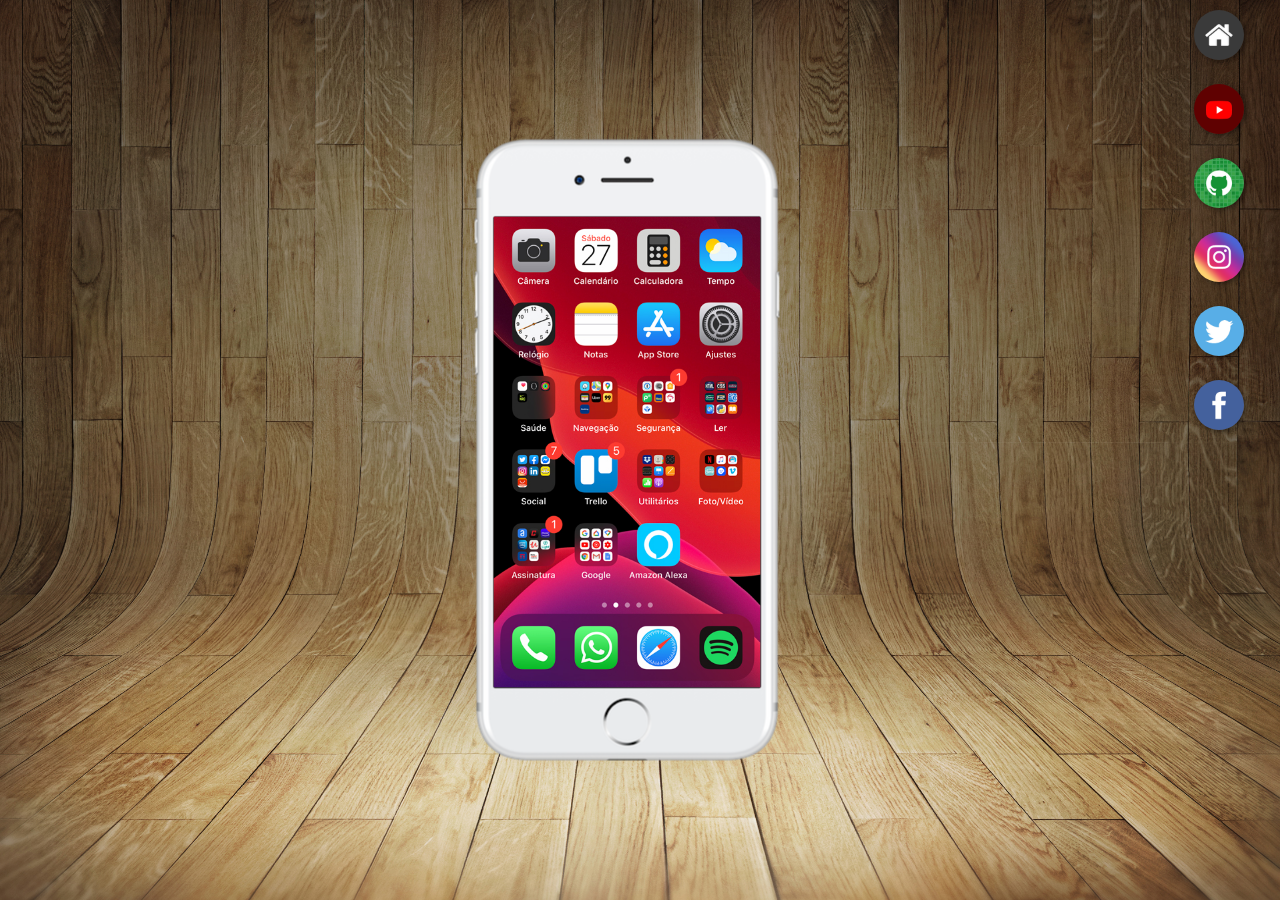
<file: index.html>
<!DOCTYPE html>
<html lang="pt-br">
<head>
    <meta charset="UTF-8">
    <meta name="viewport" content="width=device-width, initial-scale=1.0">
    <title>Projeto de Redes Socias</title>
    <link rel="shortcut icon" href="favicon.ico" type="image/x-icon">
    <link rel="stylesheet" href="estilos/style.css">
</head>
<body>
    <main>
        <section id="telefone">
            <iframe src="home.html" name="tela" id="tela" frameborder="0">
                Seu navegador não é compativel com a imagem.
            </iframe>
        </section>
        <section id="redes-sociais">
            <a href="home.html" target="tela"> <img src="imagens/logo-home.jpg" alt="Home"></a> <br>
            <a href="youtube.html" target="tela"> <img src="imagens/logo-youtube.jpg" alt="YouTube"></a> <br>
            <a href="github.html" target="tela"> <img src="imagens/logo-github.jpg" alt="GitHub"></a> <br>
            <a href="instagram.html" target="tela"> <img src="imagens/logo-instagram.jpg" alt="Instagram"></a> <br>
            <a href="twitter.html" target="tela"> <img src="imagens/logo-twitter.jpg" alt="twitte"></a> <br>
            <a href="facebook.html" target="tela"> <img src="imagens/logo-facebook.jpg" alt="Facebook"></a> <br>
        </section>
    </main>
</body>
</html>
</file>
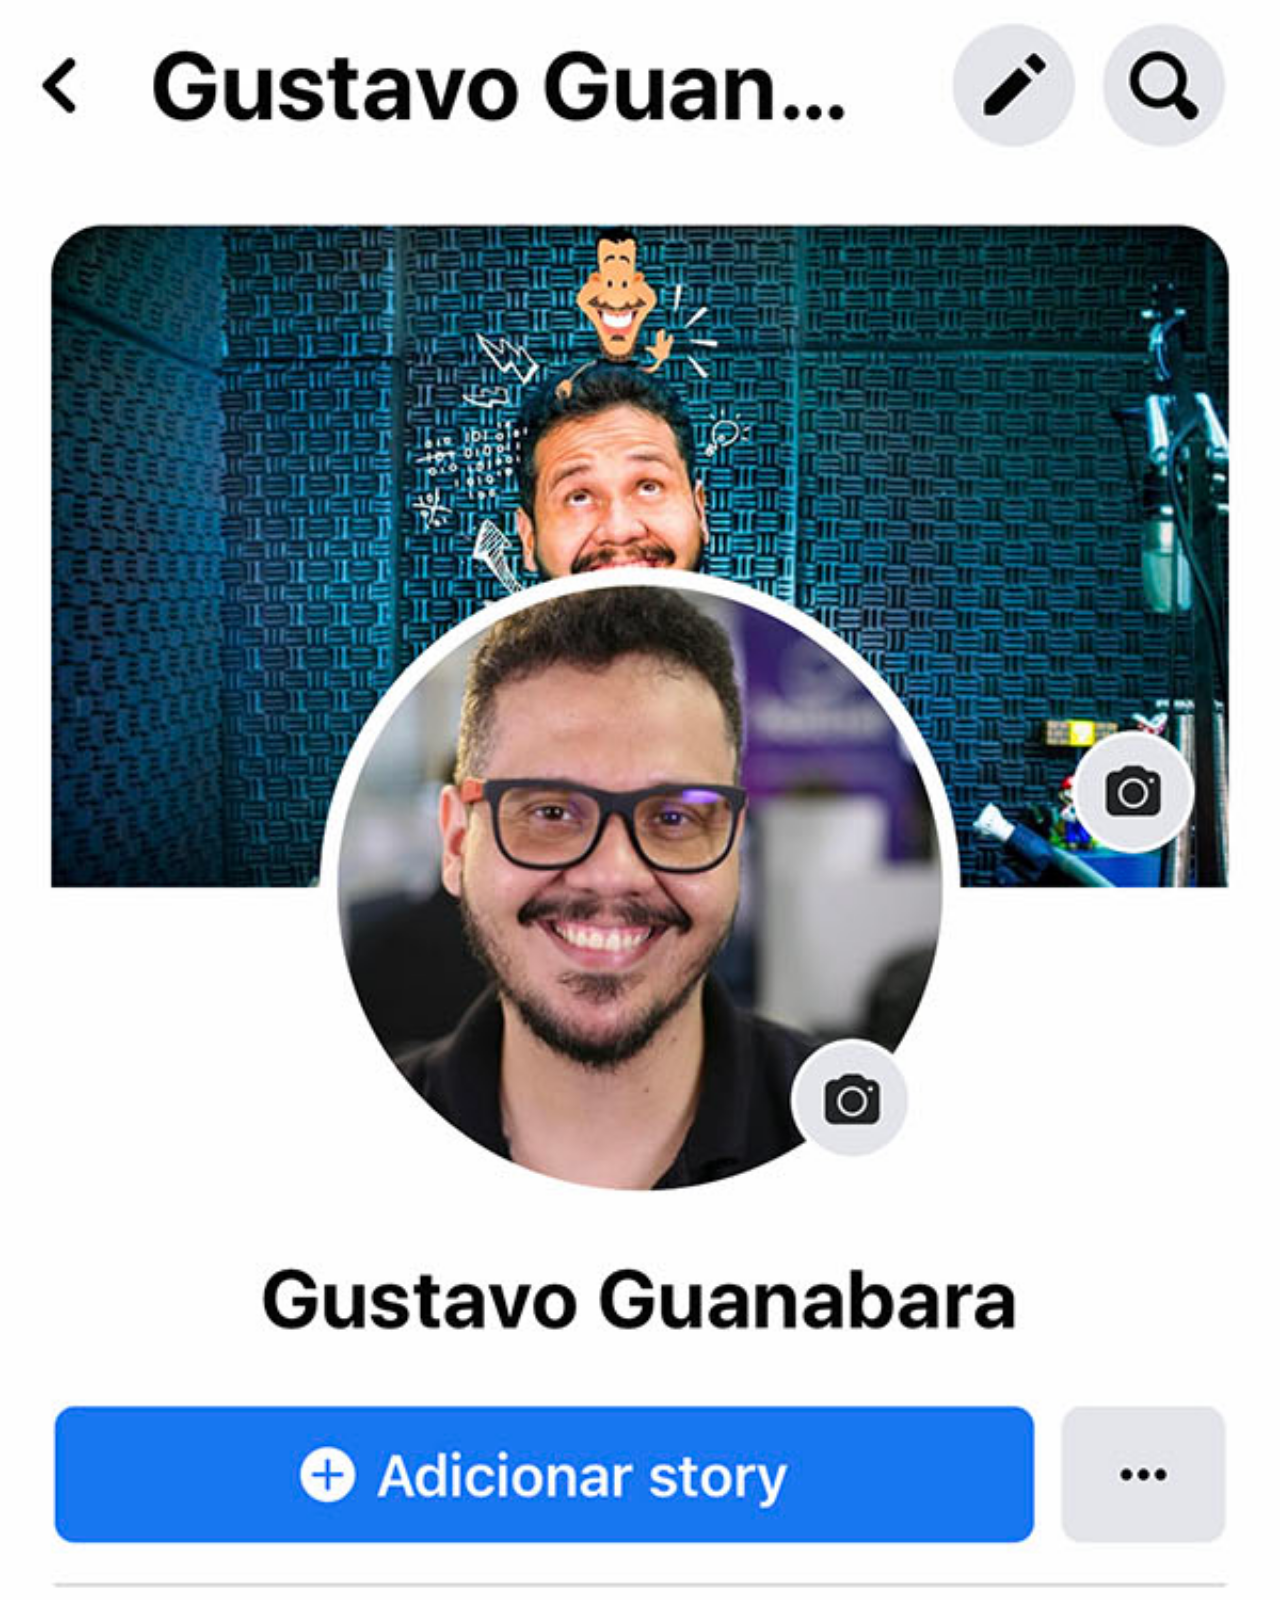
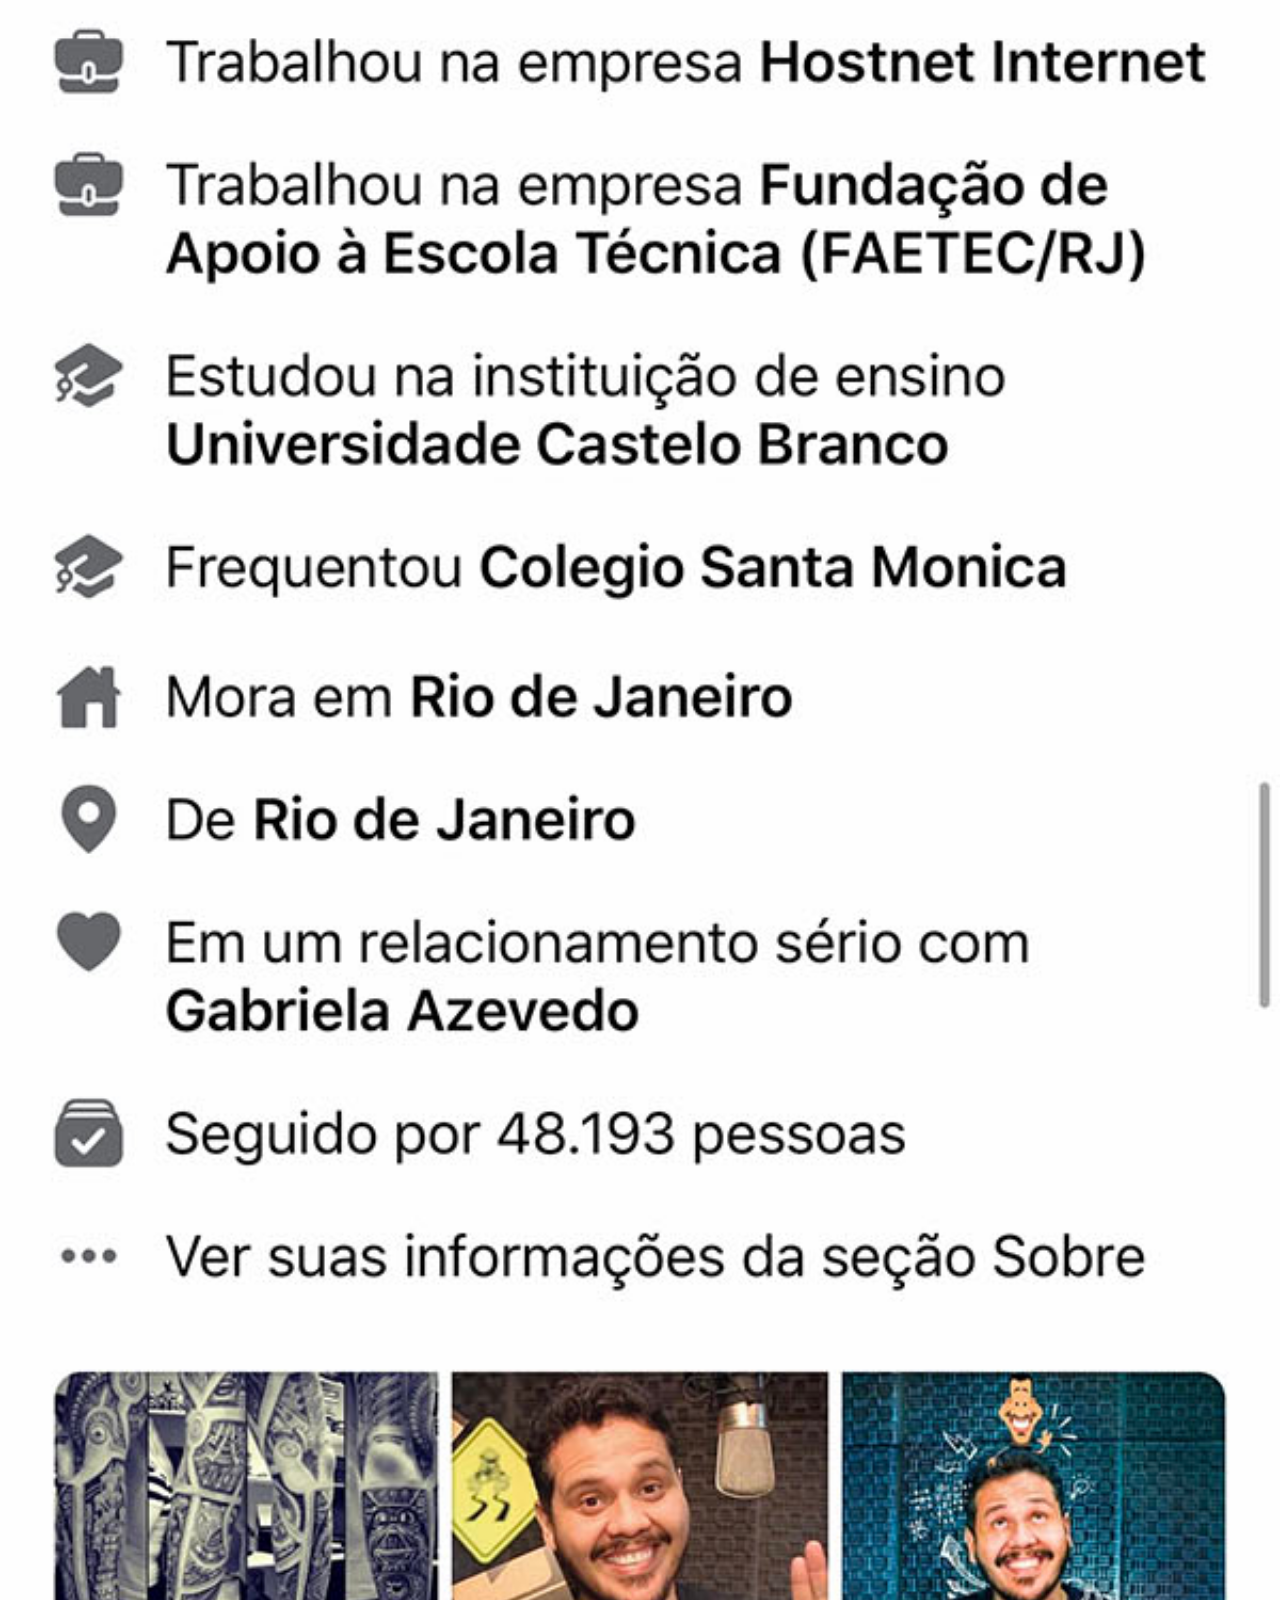
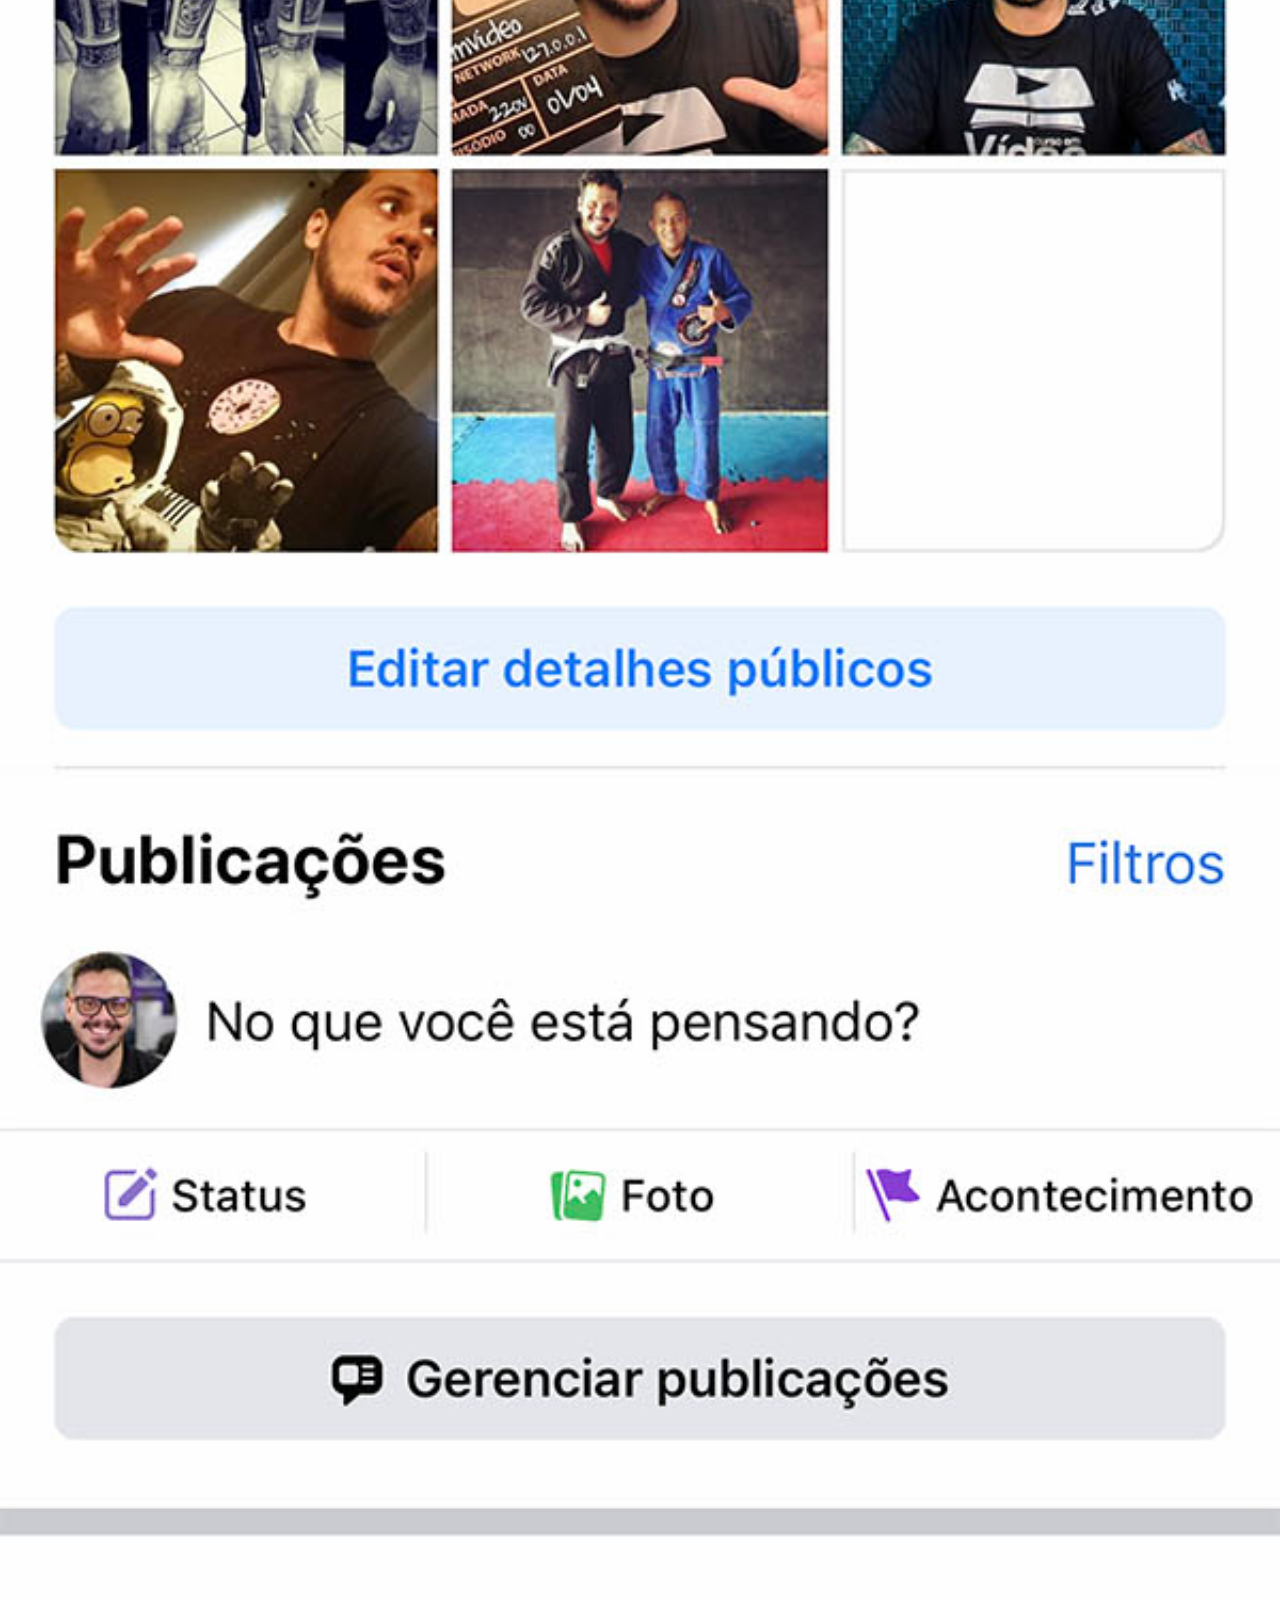
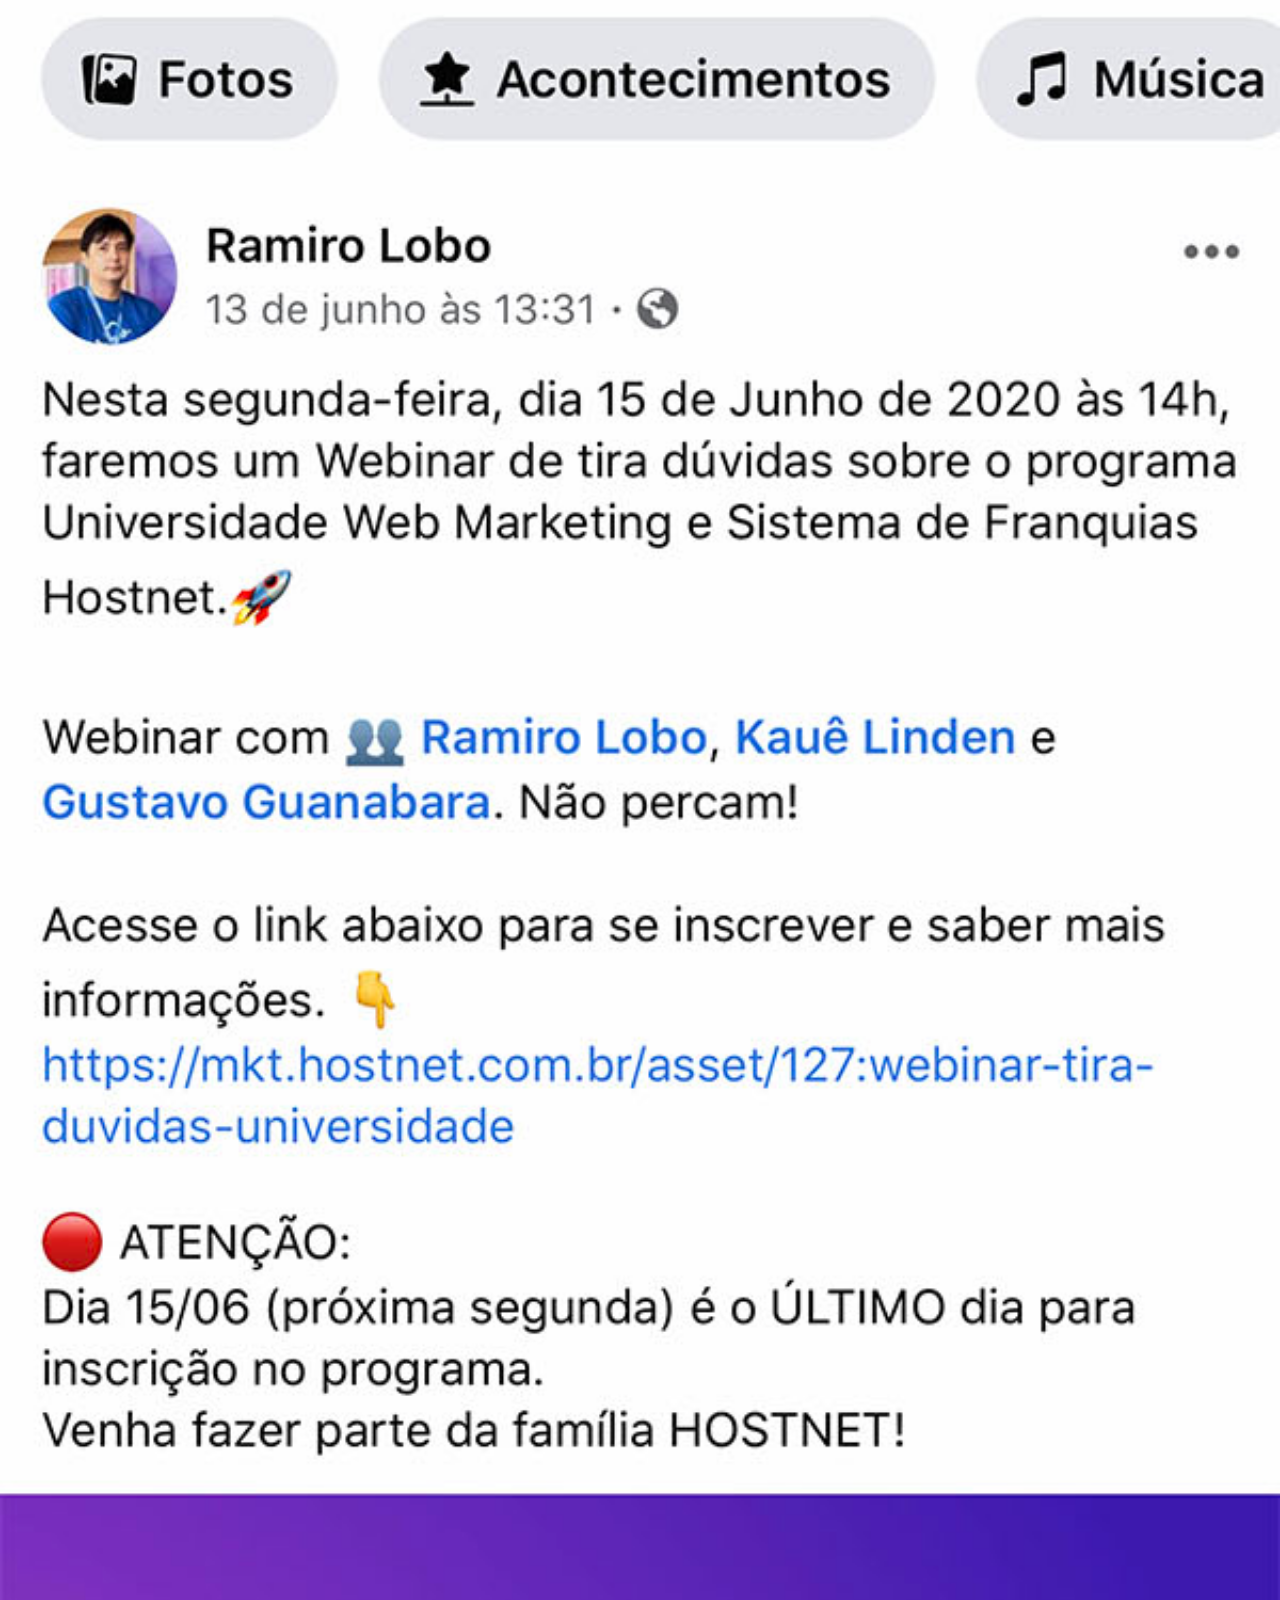
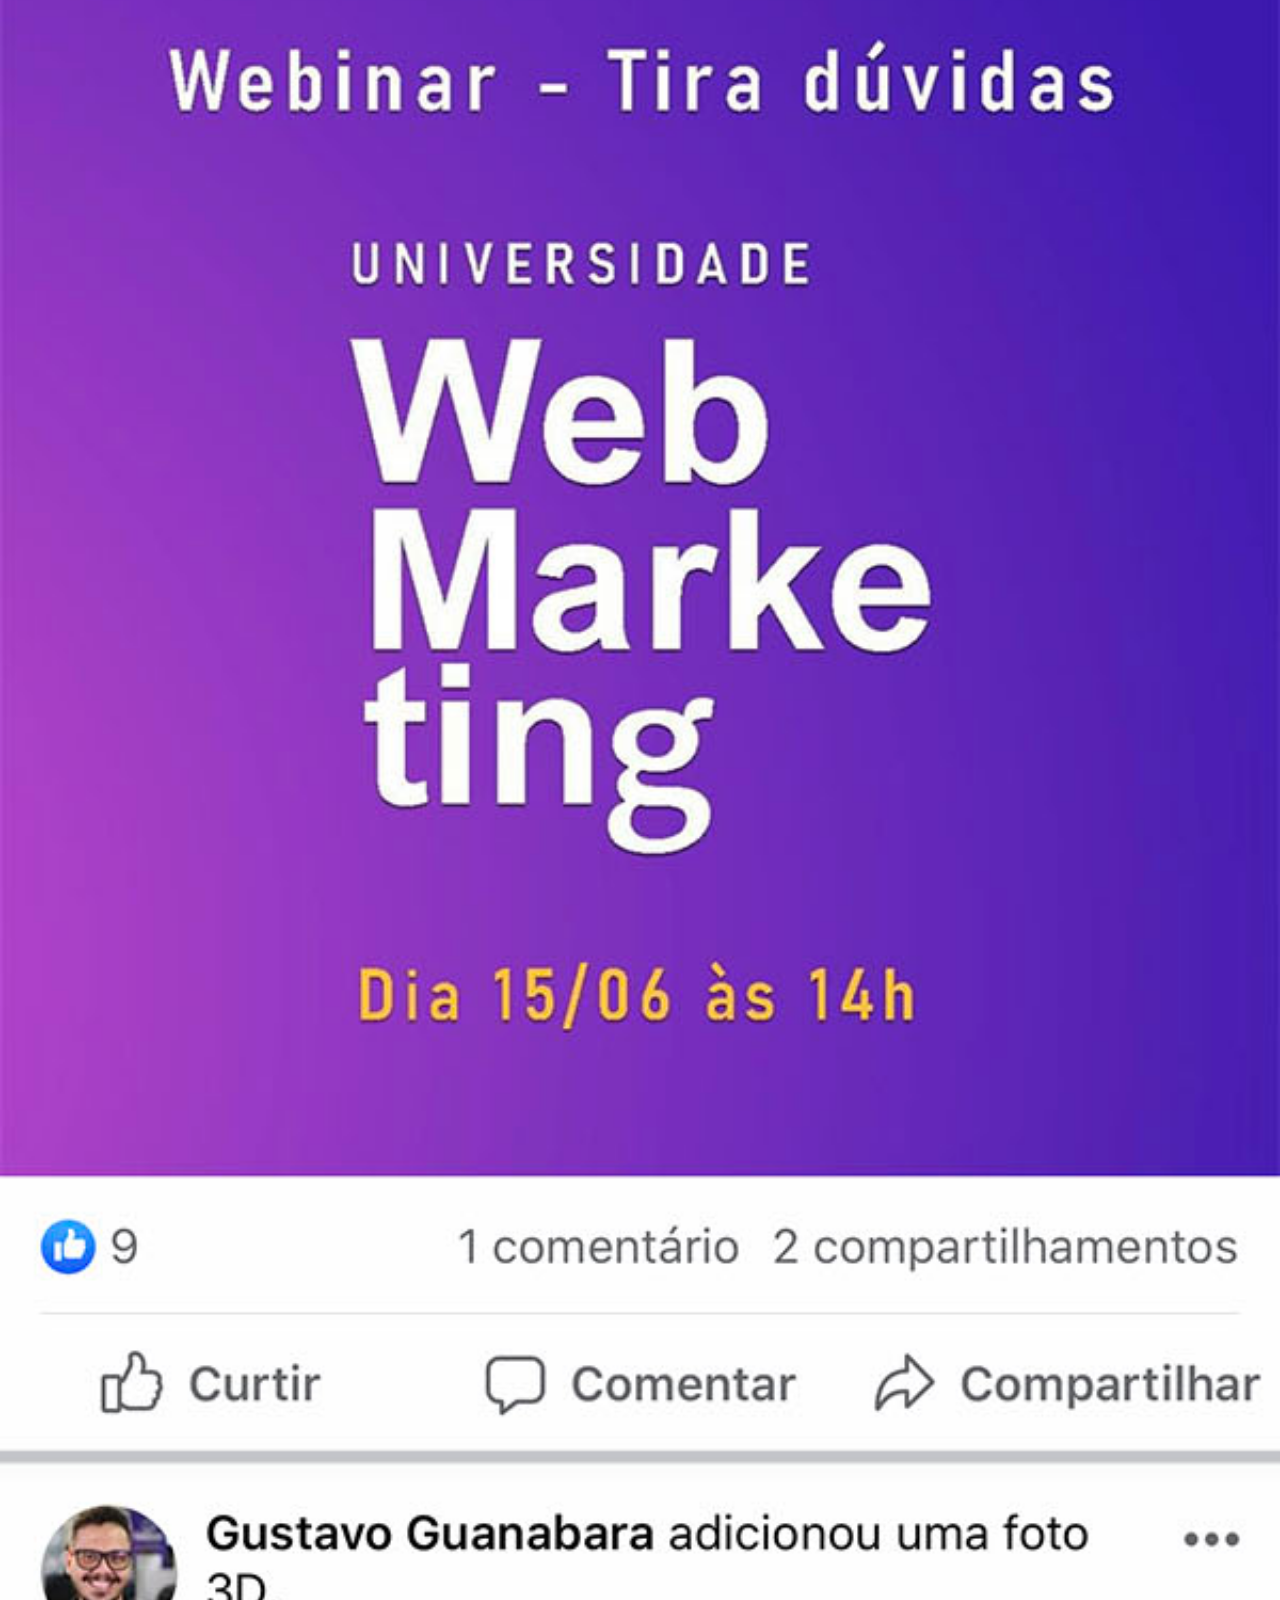
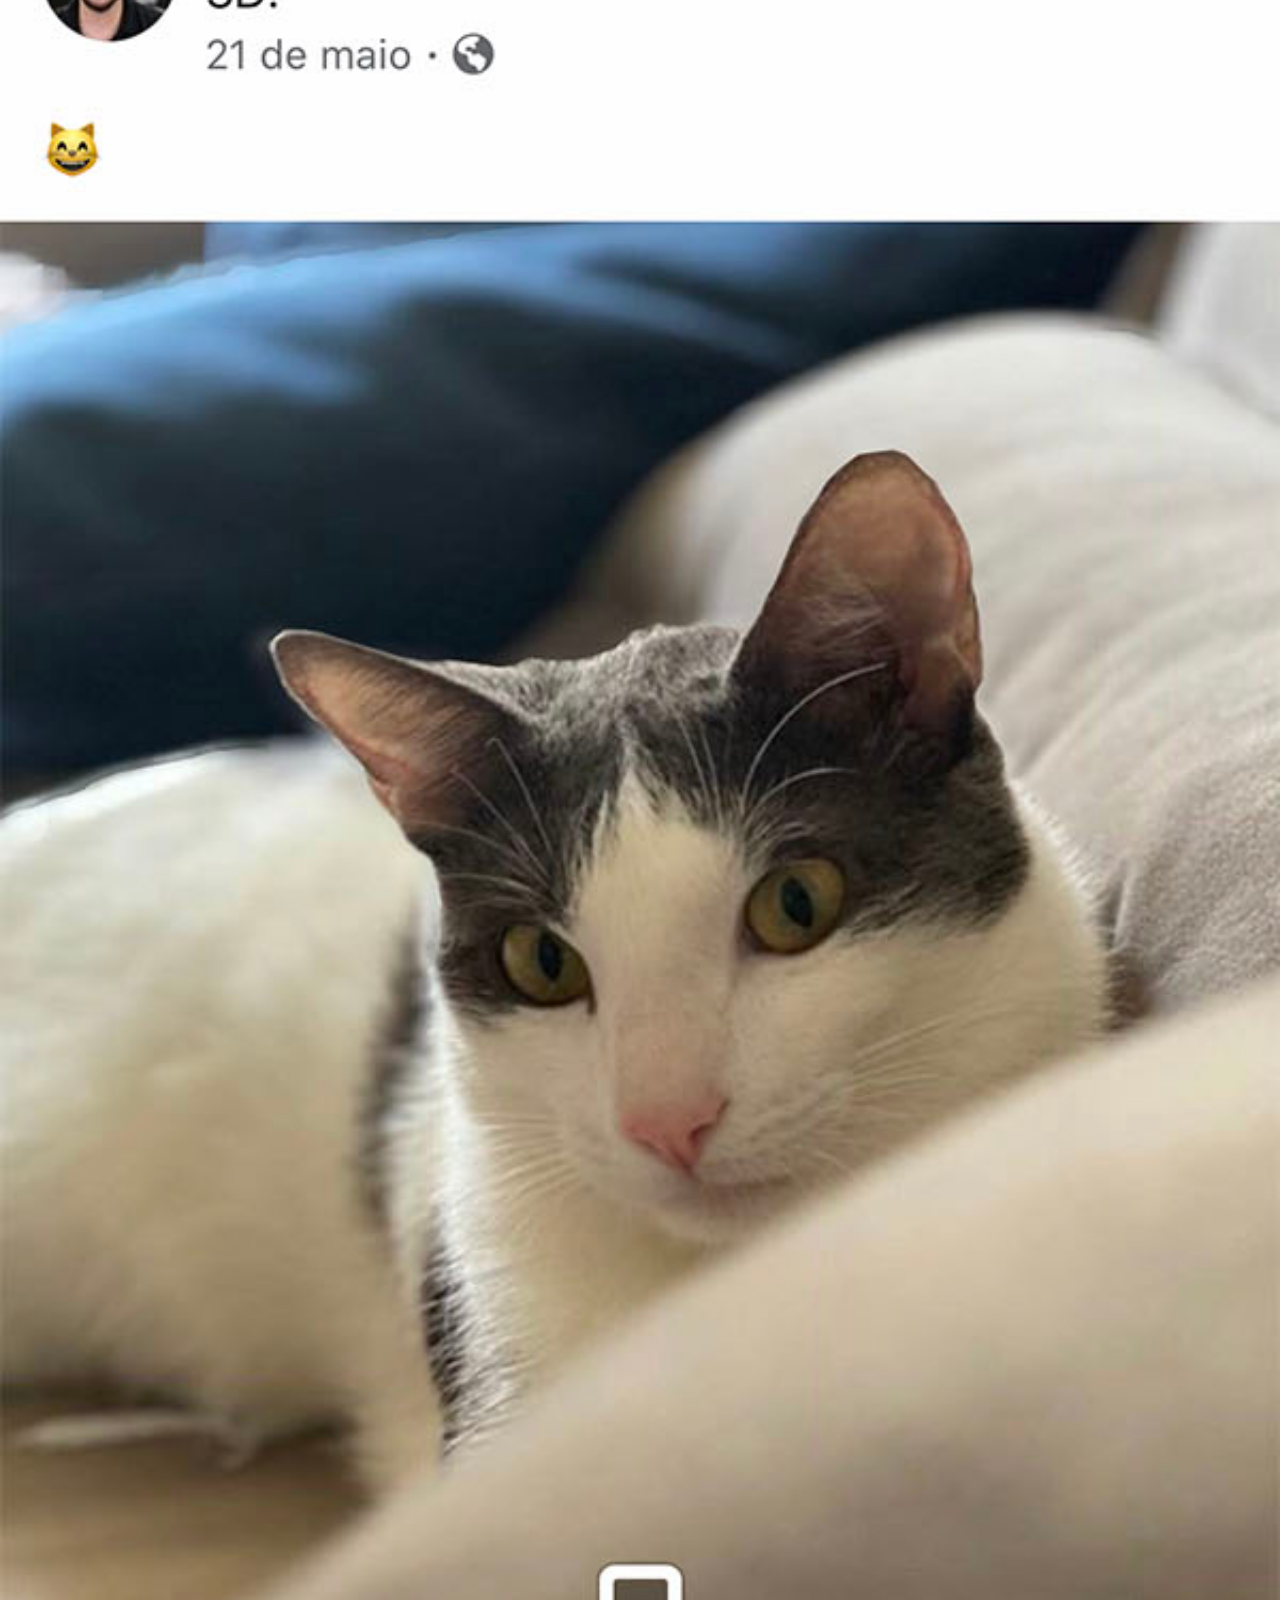
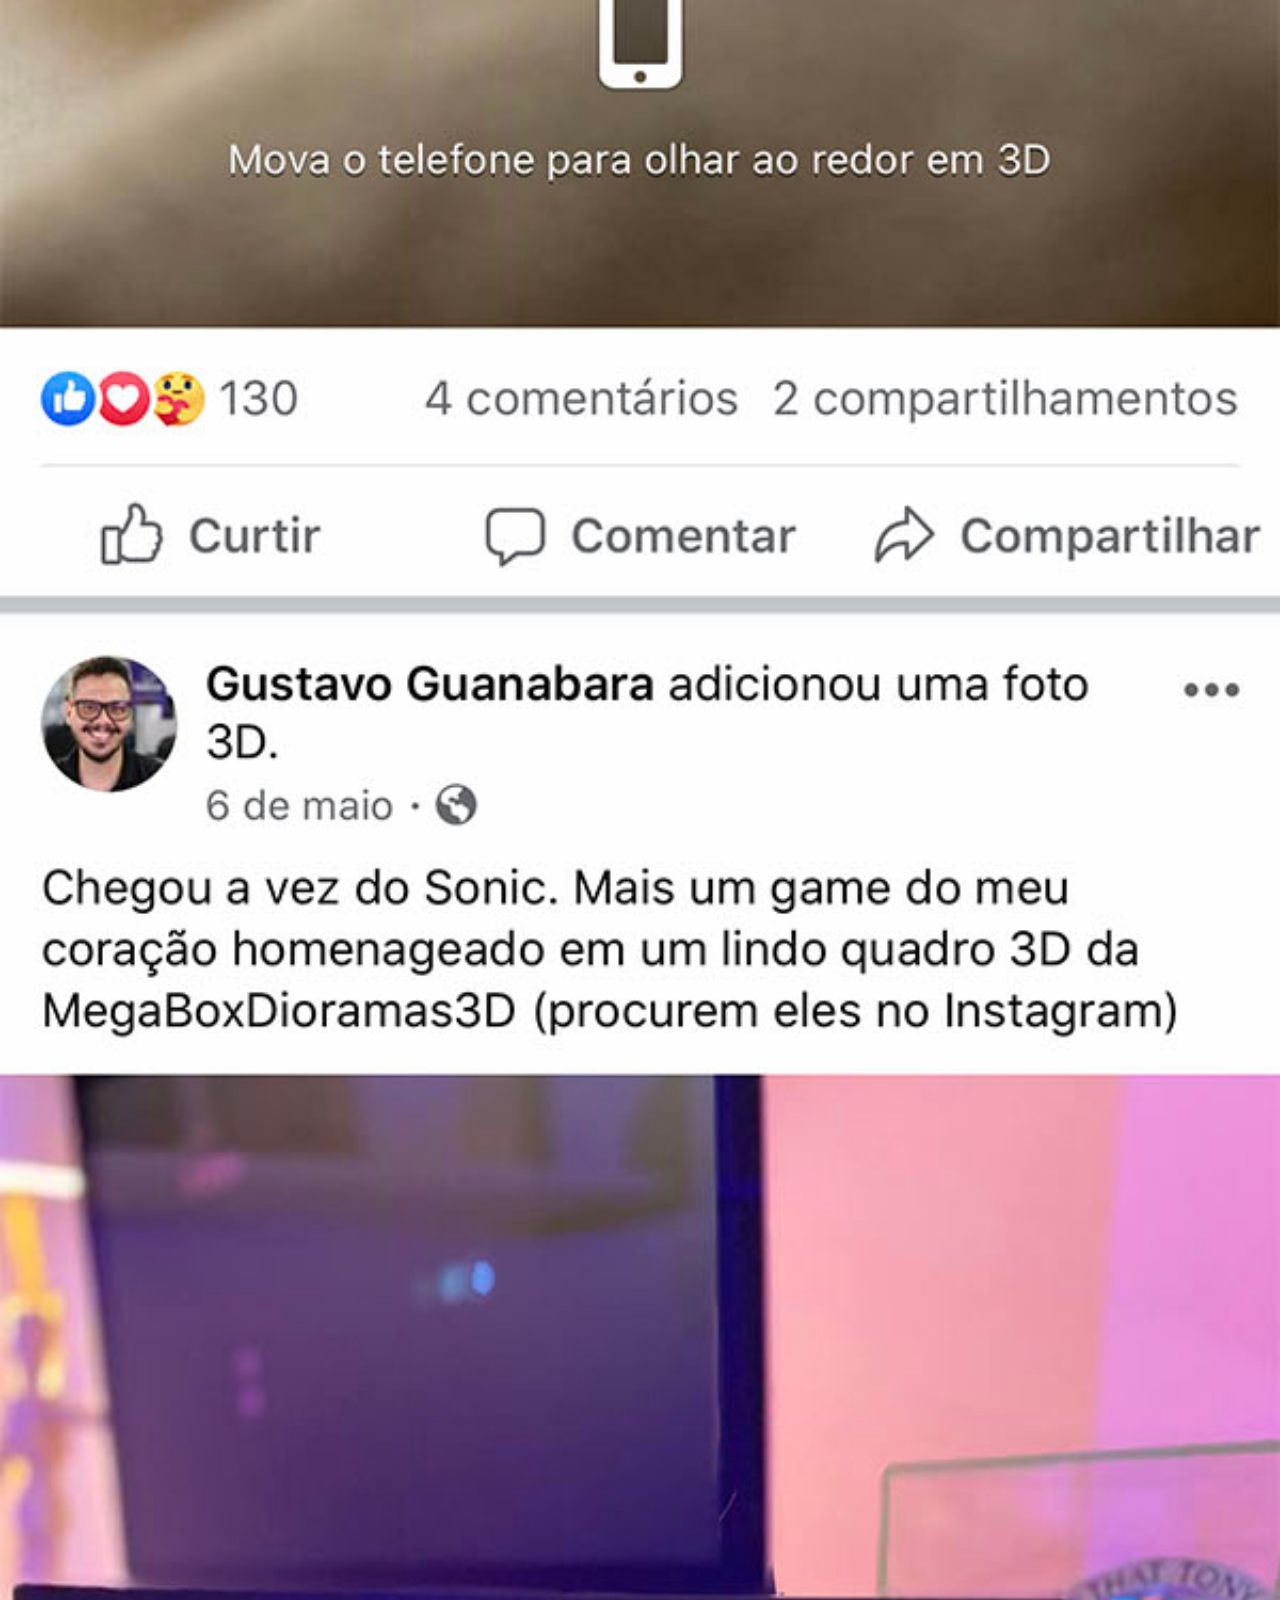
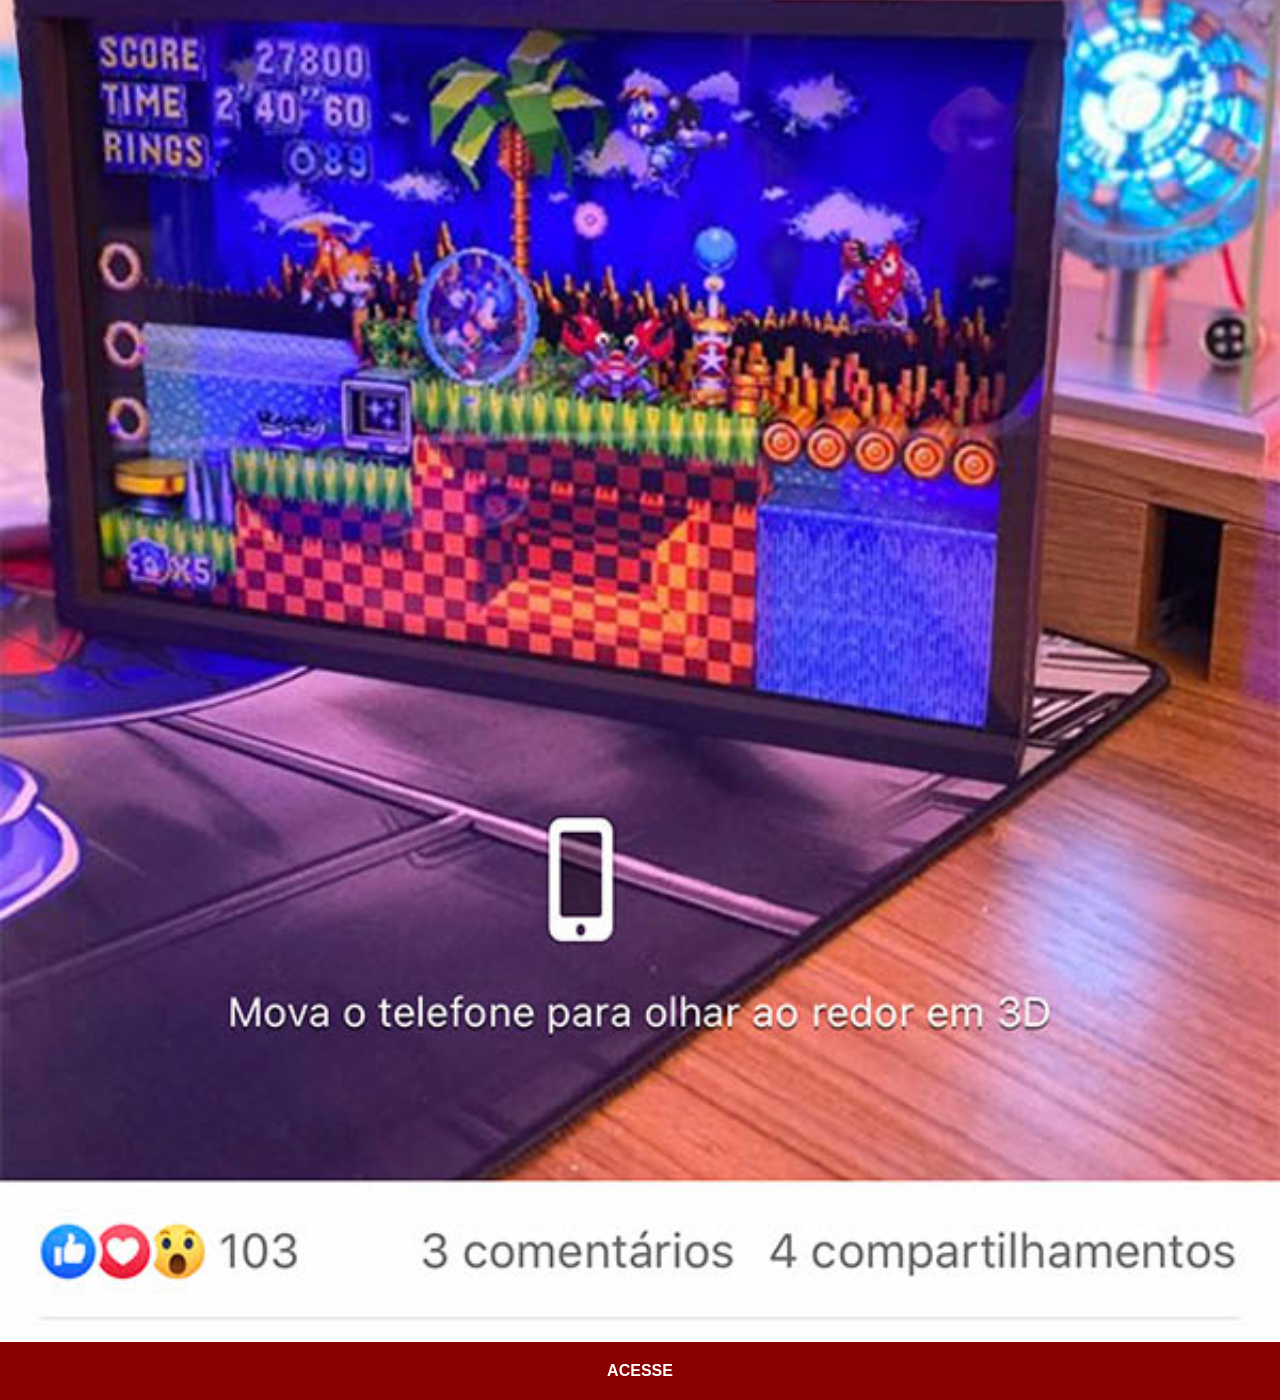
<file: facebook.html>
<!DOCTYPE html>
<html lang="pt-br">
<head>
    <meta charset="UTF-8">
    <meta name="viewport" content="width=device-width, initial-scale=1.0">
    <title>Facebook</title>
    <link rel="stylesheet" href="estilos/social.css">
</head>
<body>
    <img src="imagens/tela-facebook.jpg" alt="Facebook">
    <a href="https://www.facebook.com/gustavoguanabara/?locale=pt_BR" target="_blank">ACESSE</a>
</body>
</html>
</file>
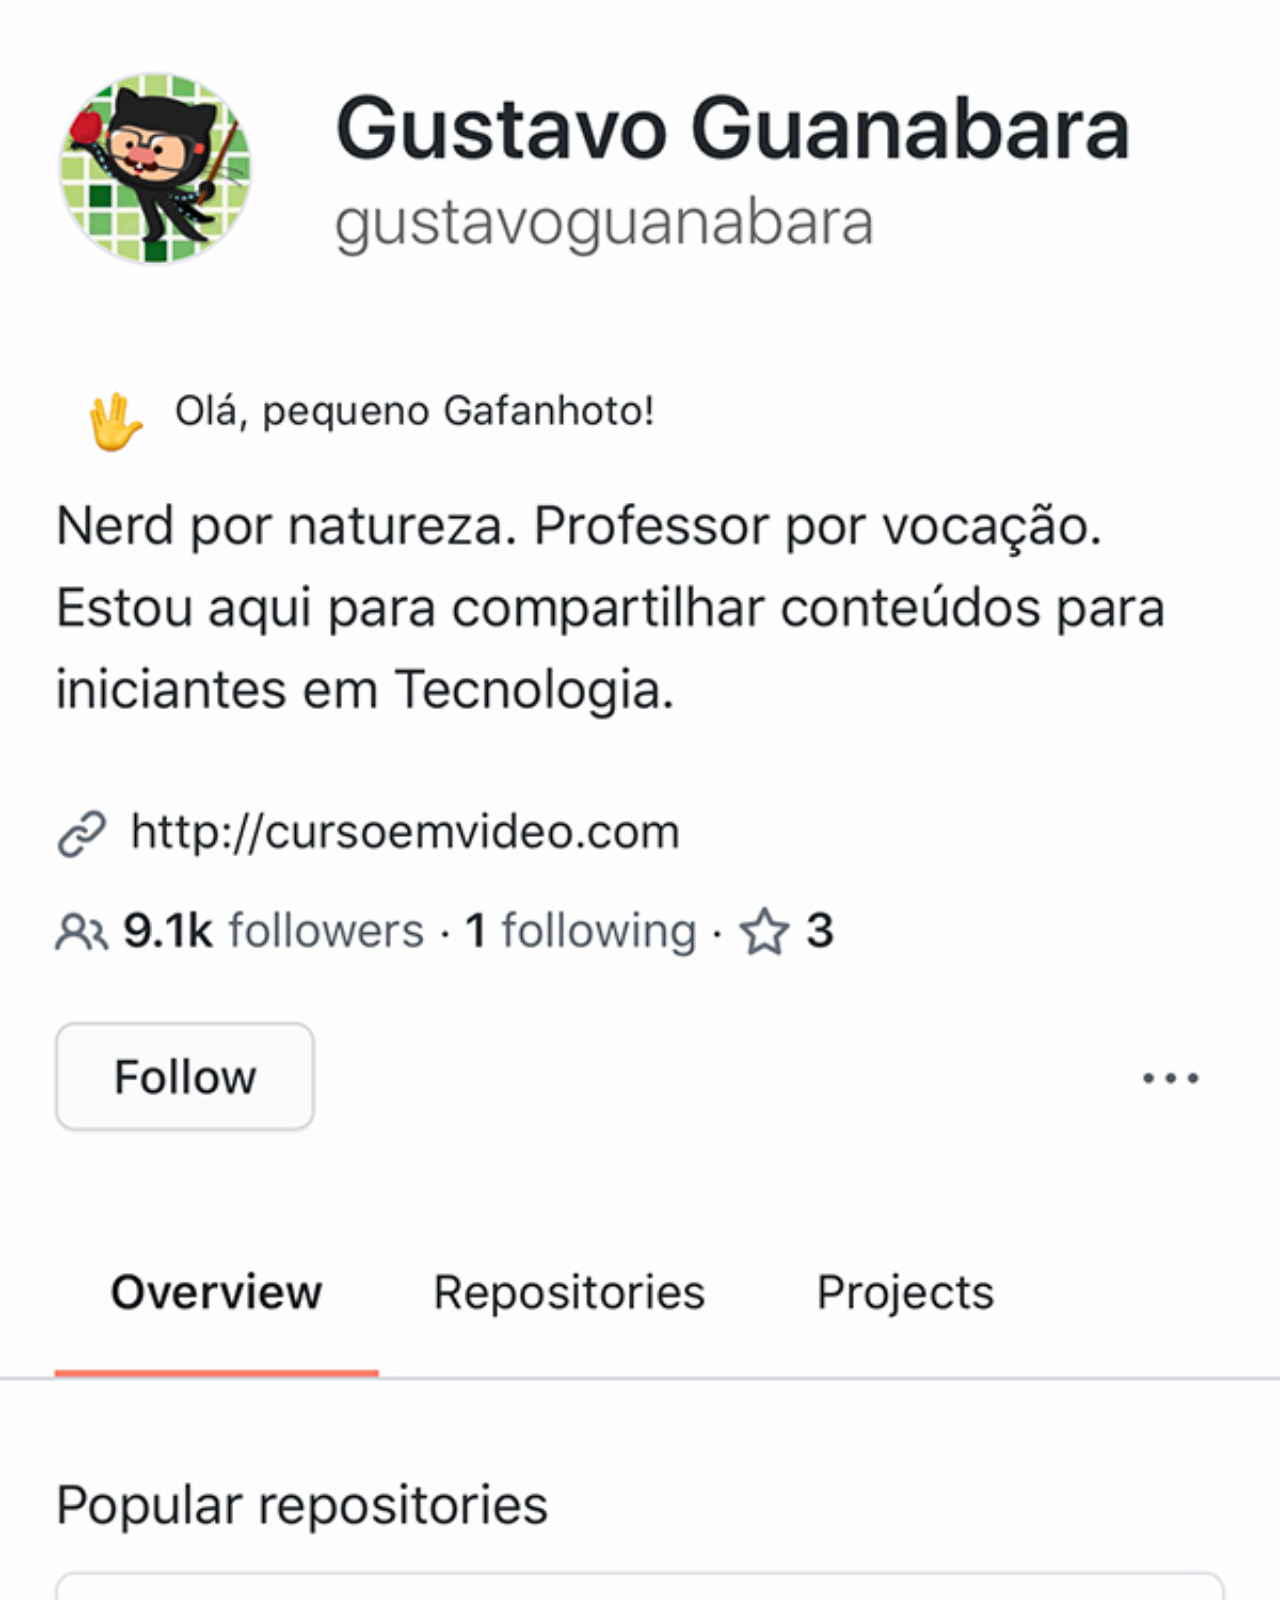
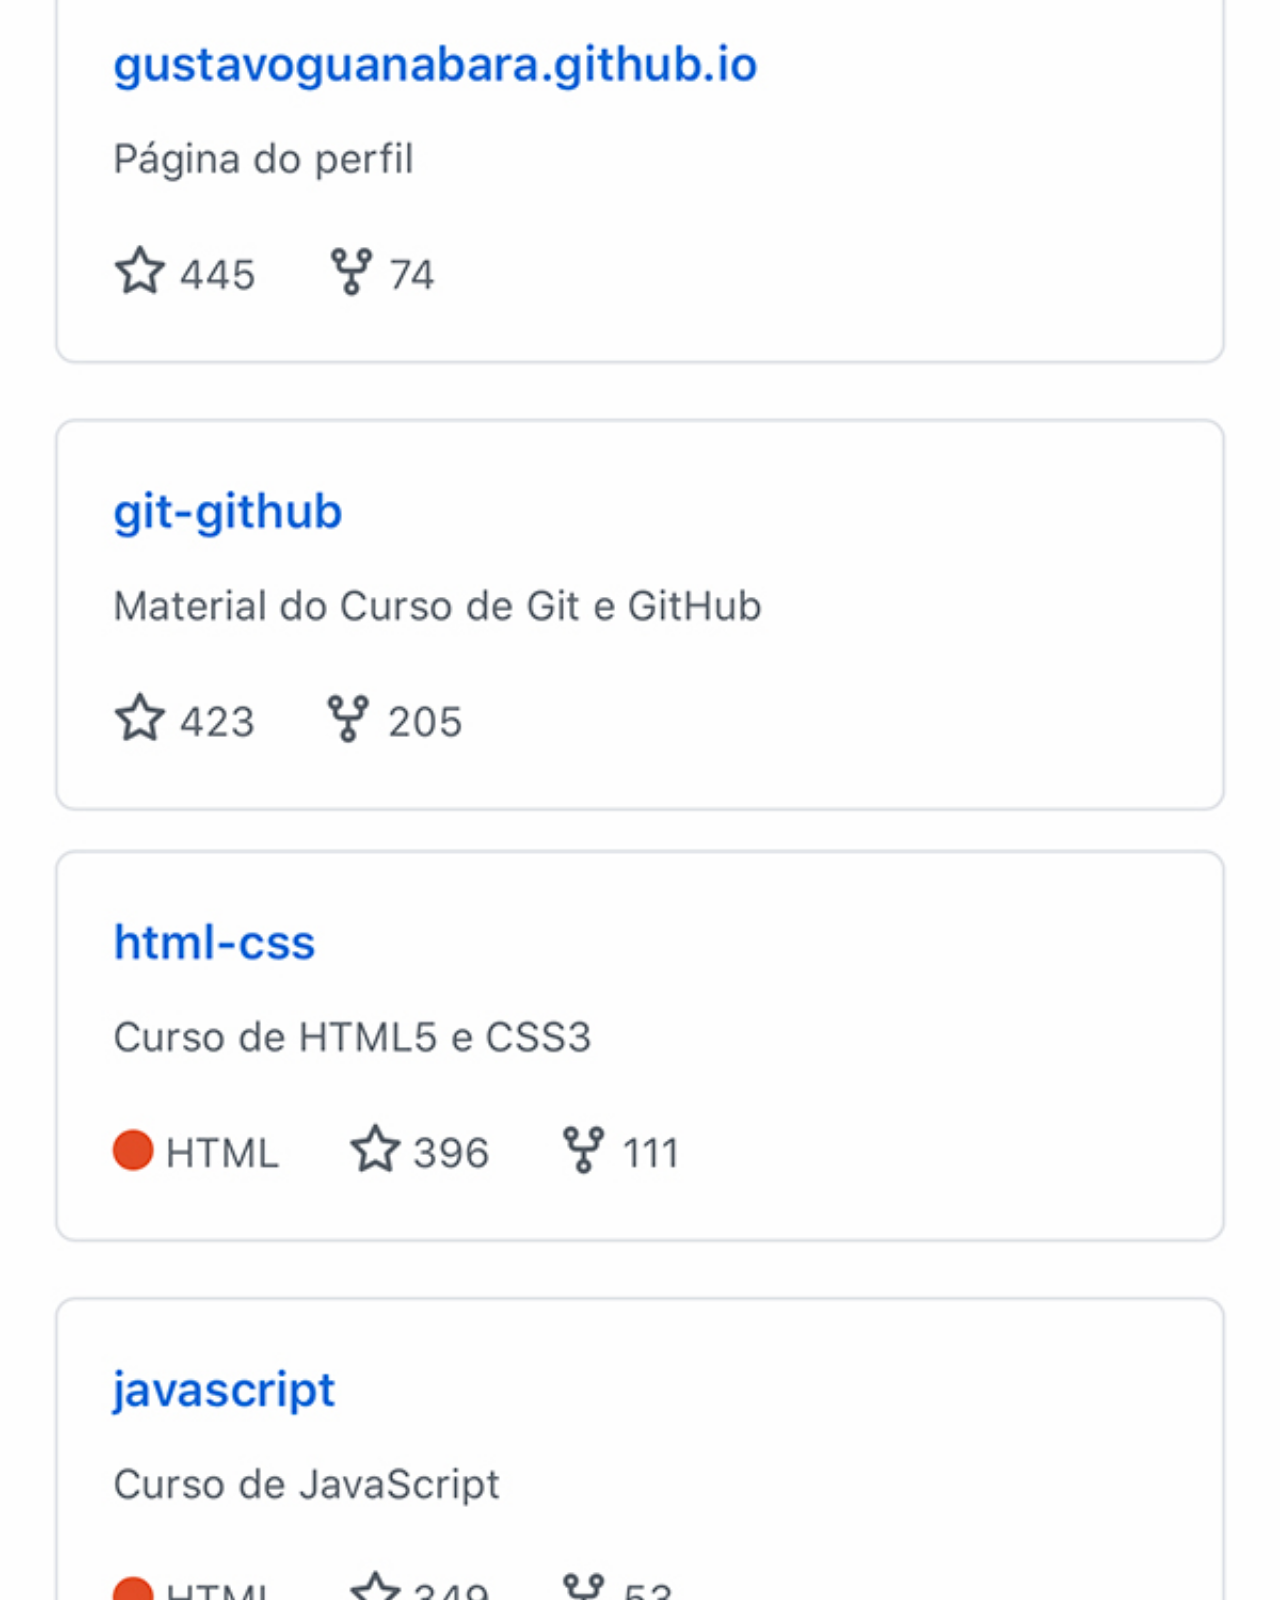
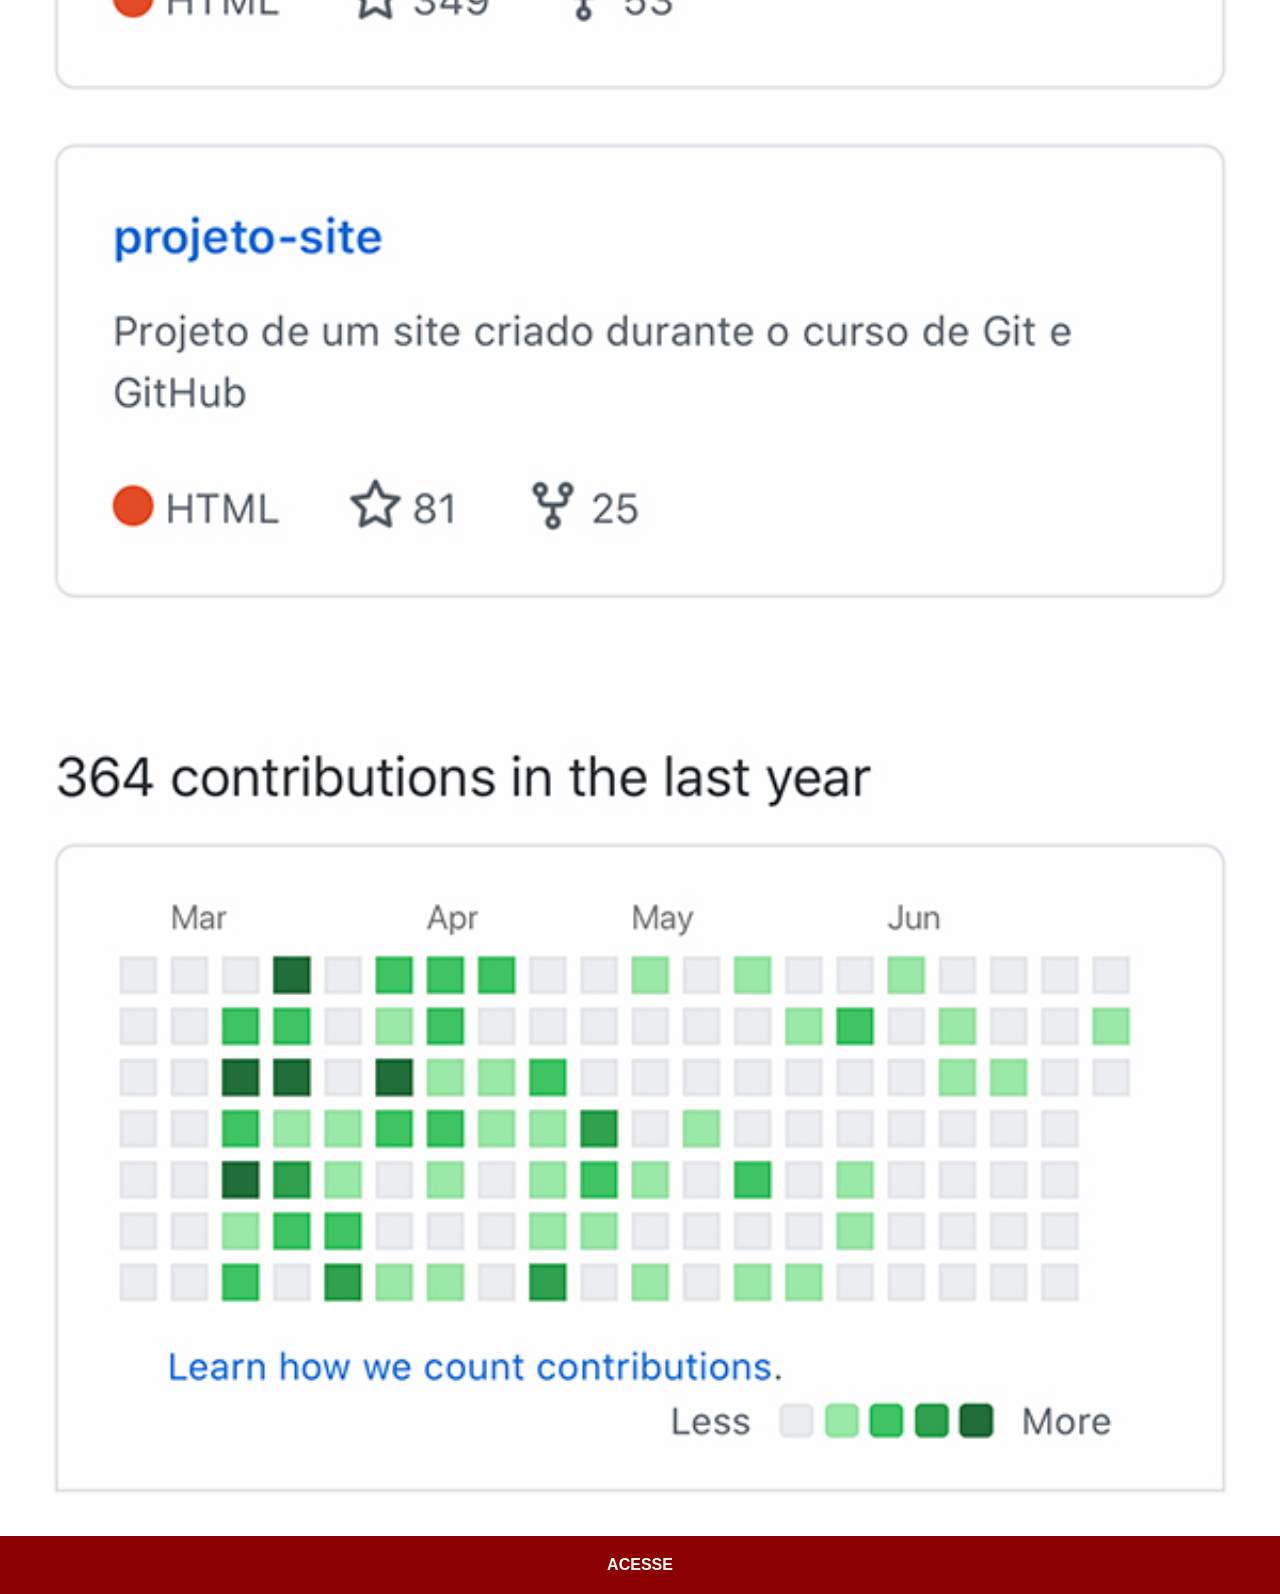
<file: github.html>
<!DOCTYPE html>
<html lang="pt-br">
<head>
    <meta charset="UTF-8">
    <meta name="viewport" content="width=device-width, initial-scale=1.0">
    <title>GitHun</title>
    <link rel="stylesheet" href="estilos/social.css">
</head>
<body>
    <img src="imagens/tela-github.jpg" alt="Github">
    <a href="https://github.com/gustavoguanabara" target="_blank">ACESSE</a>
</body>
</html>
</file>
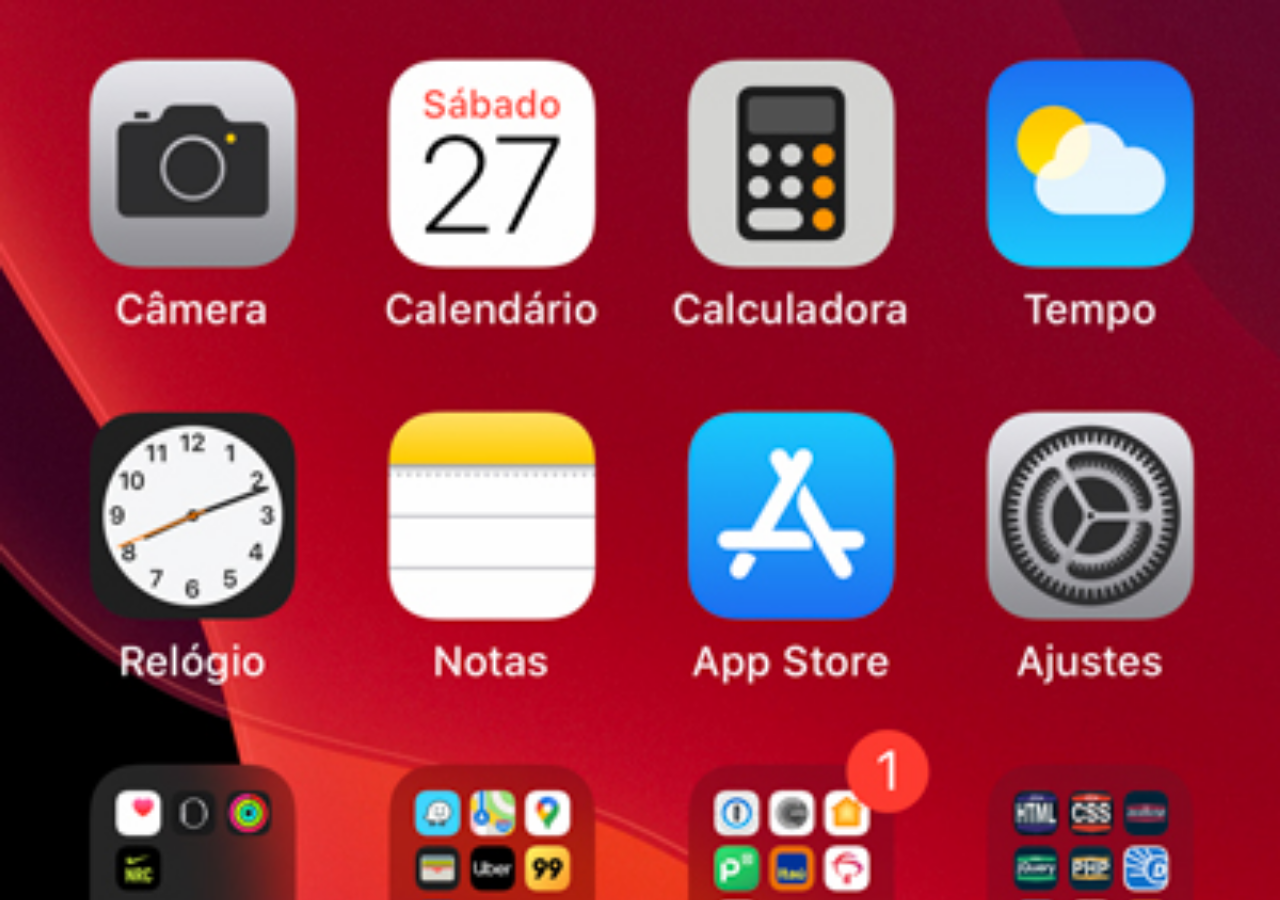
<file: home.html>
<!DOCTYPE html>
<html lang="pt-br">
<head>
    <meta charset="UTF-8">
    <meta name="viewport" content="width=device-width, initial-scale=1.0">
    <title>Home</title>
    <style>
        *{
            padding: 0px;
            margin: 0px;

        }

        body{
            width: 100vw;
            height: 100vh;
            background: url("imagens/tela-home.jpg") no-repeat top center;
            background-size: cover;
        }
    </style>
</head>
<body>
    
</body>
</html>
</file>
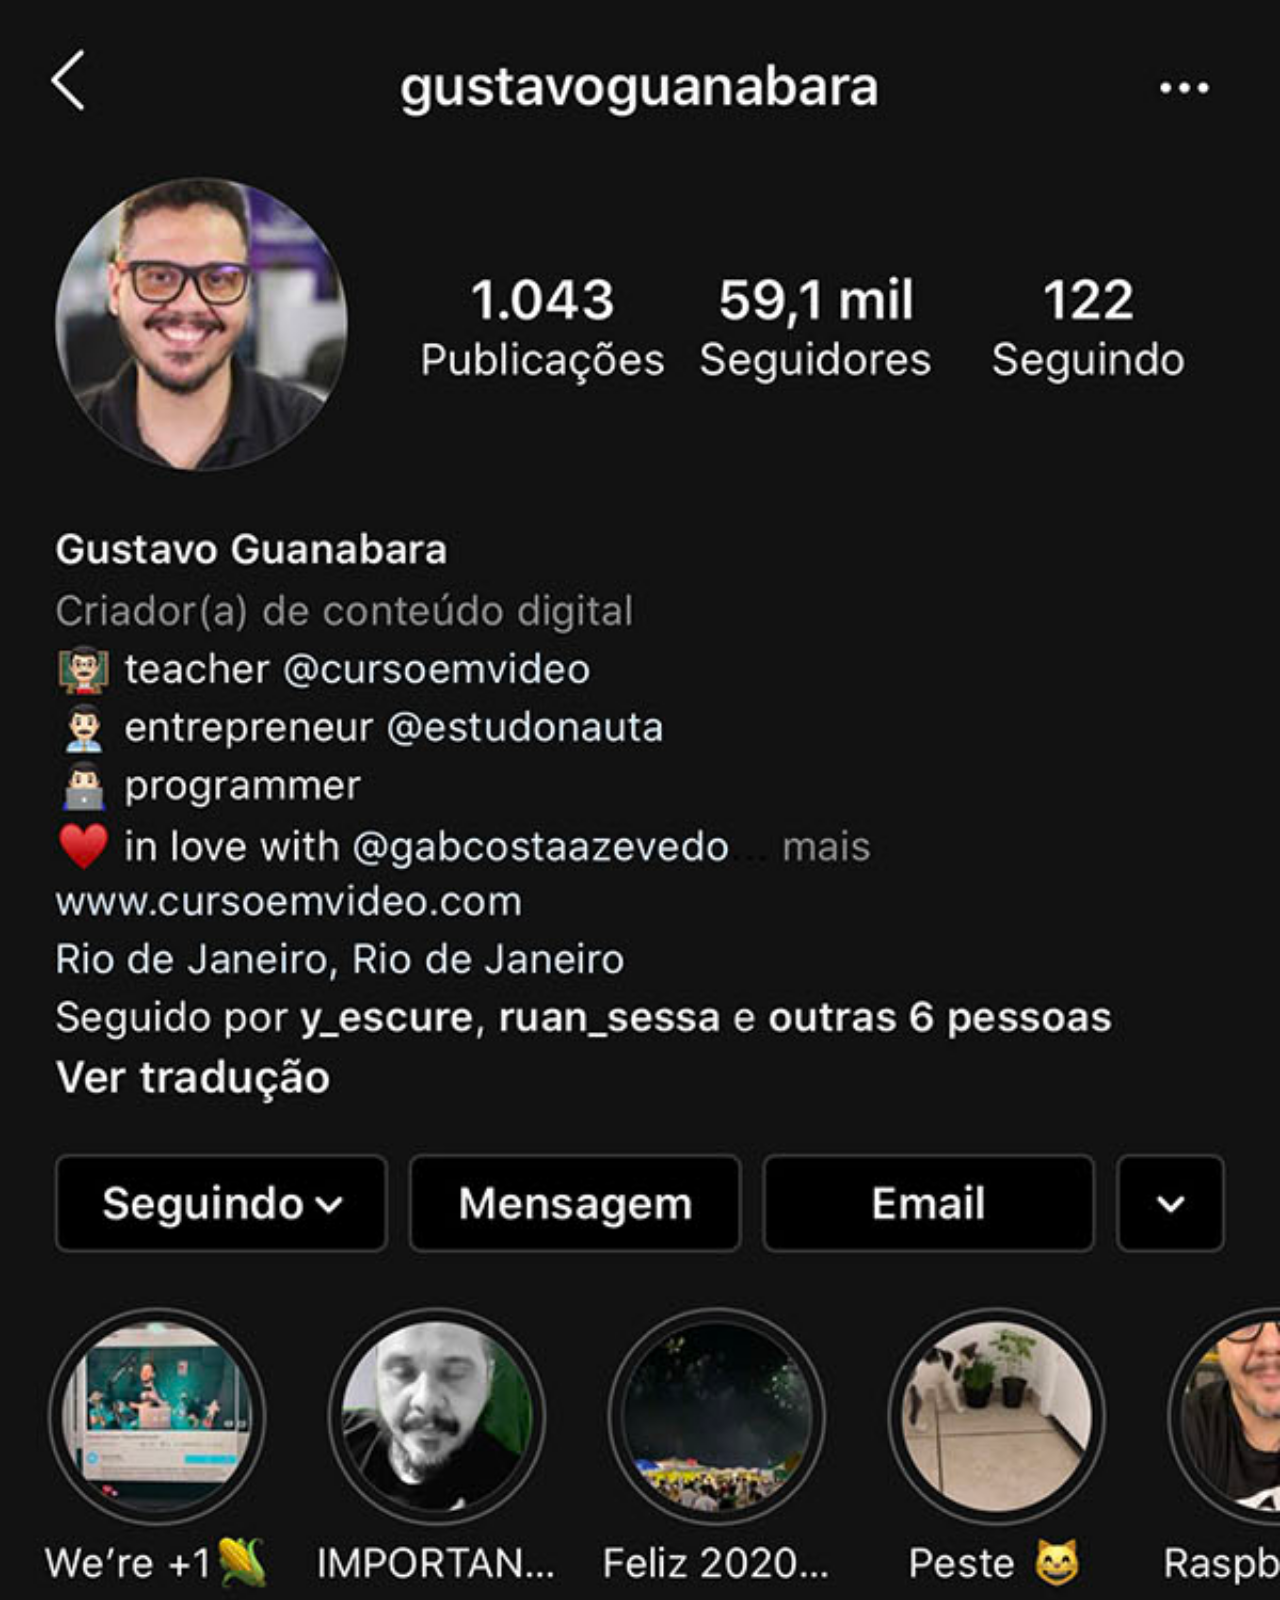
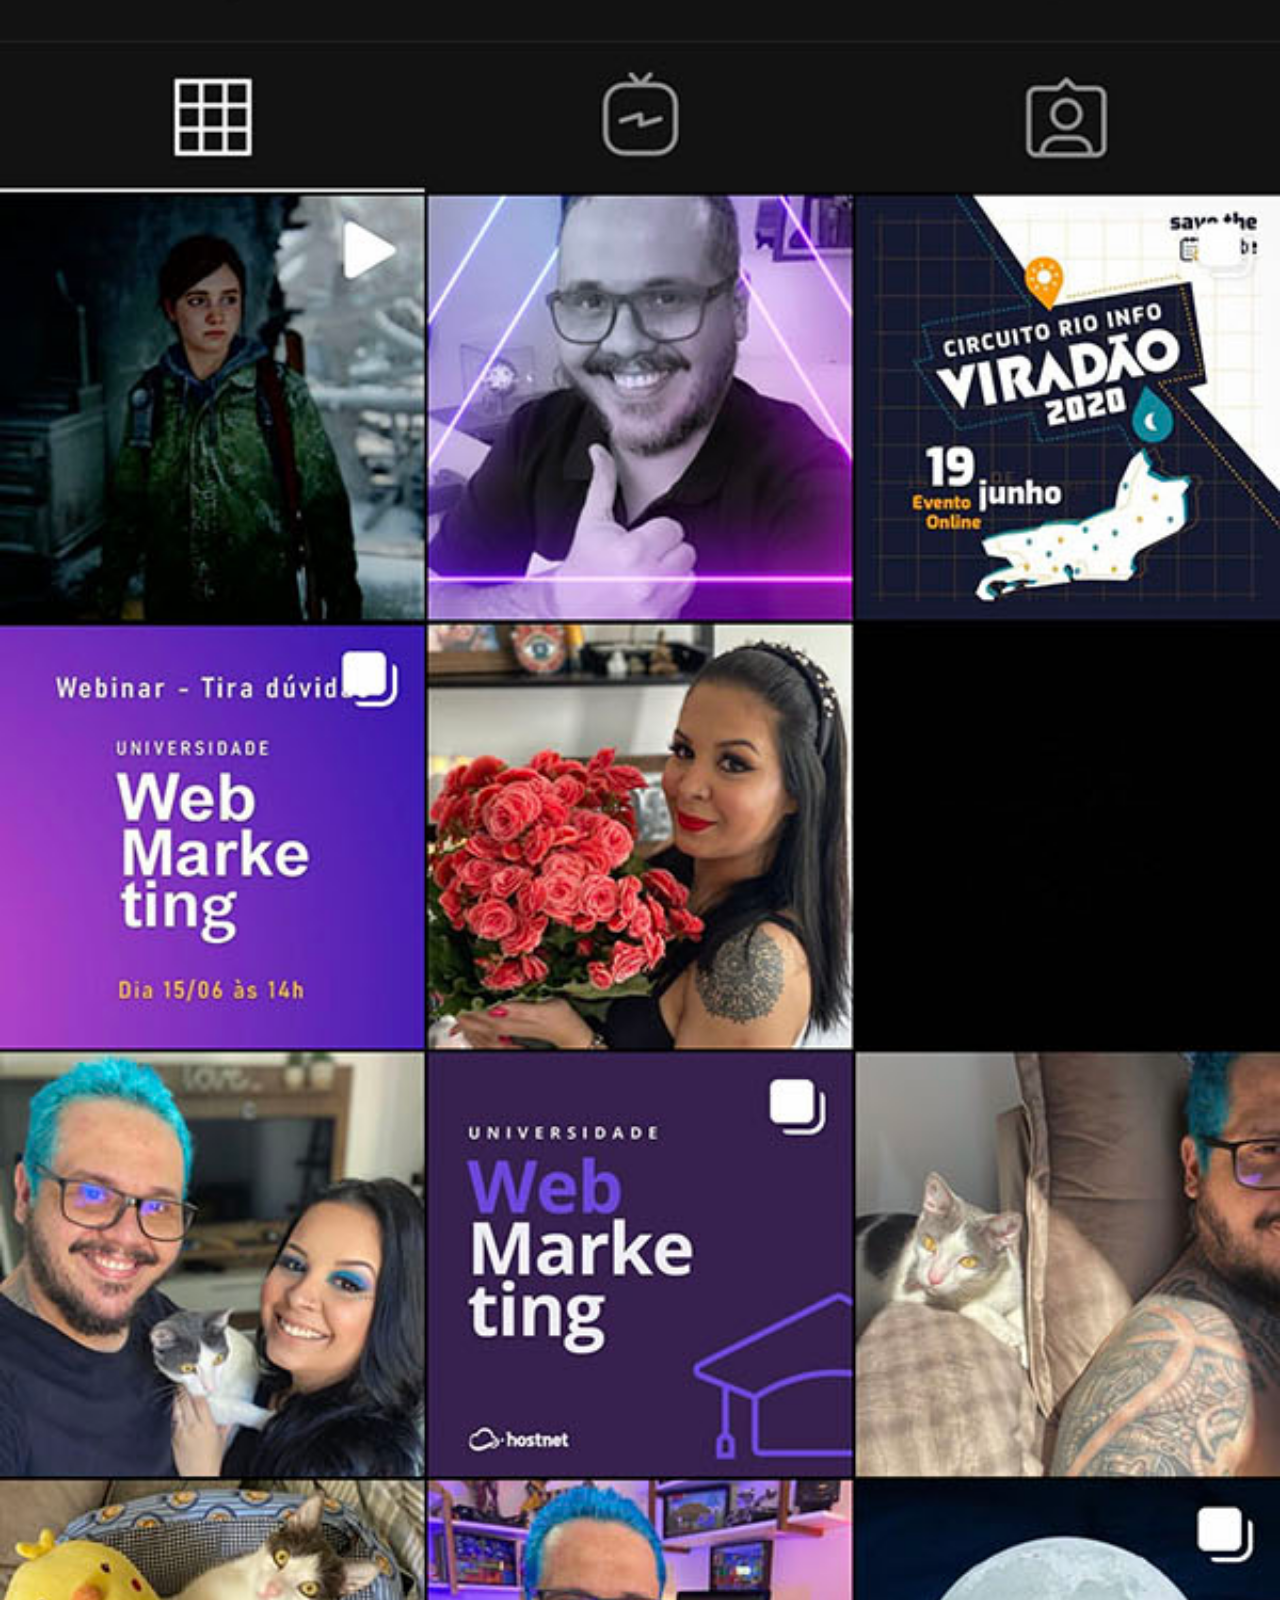
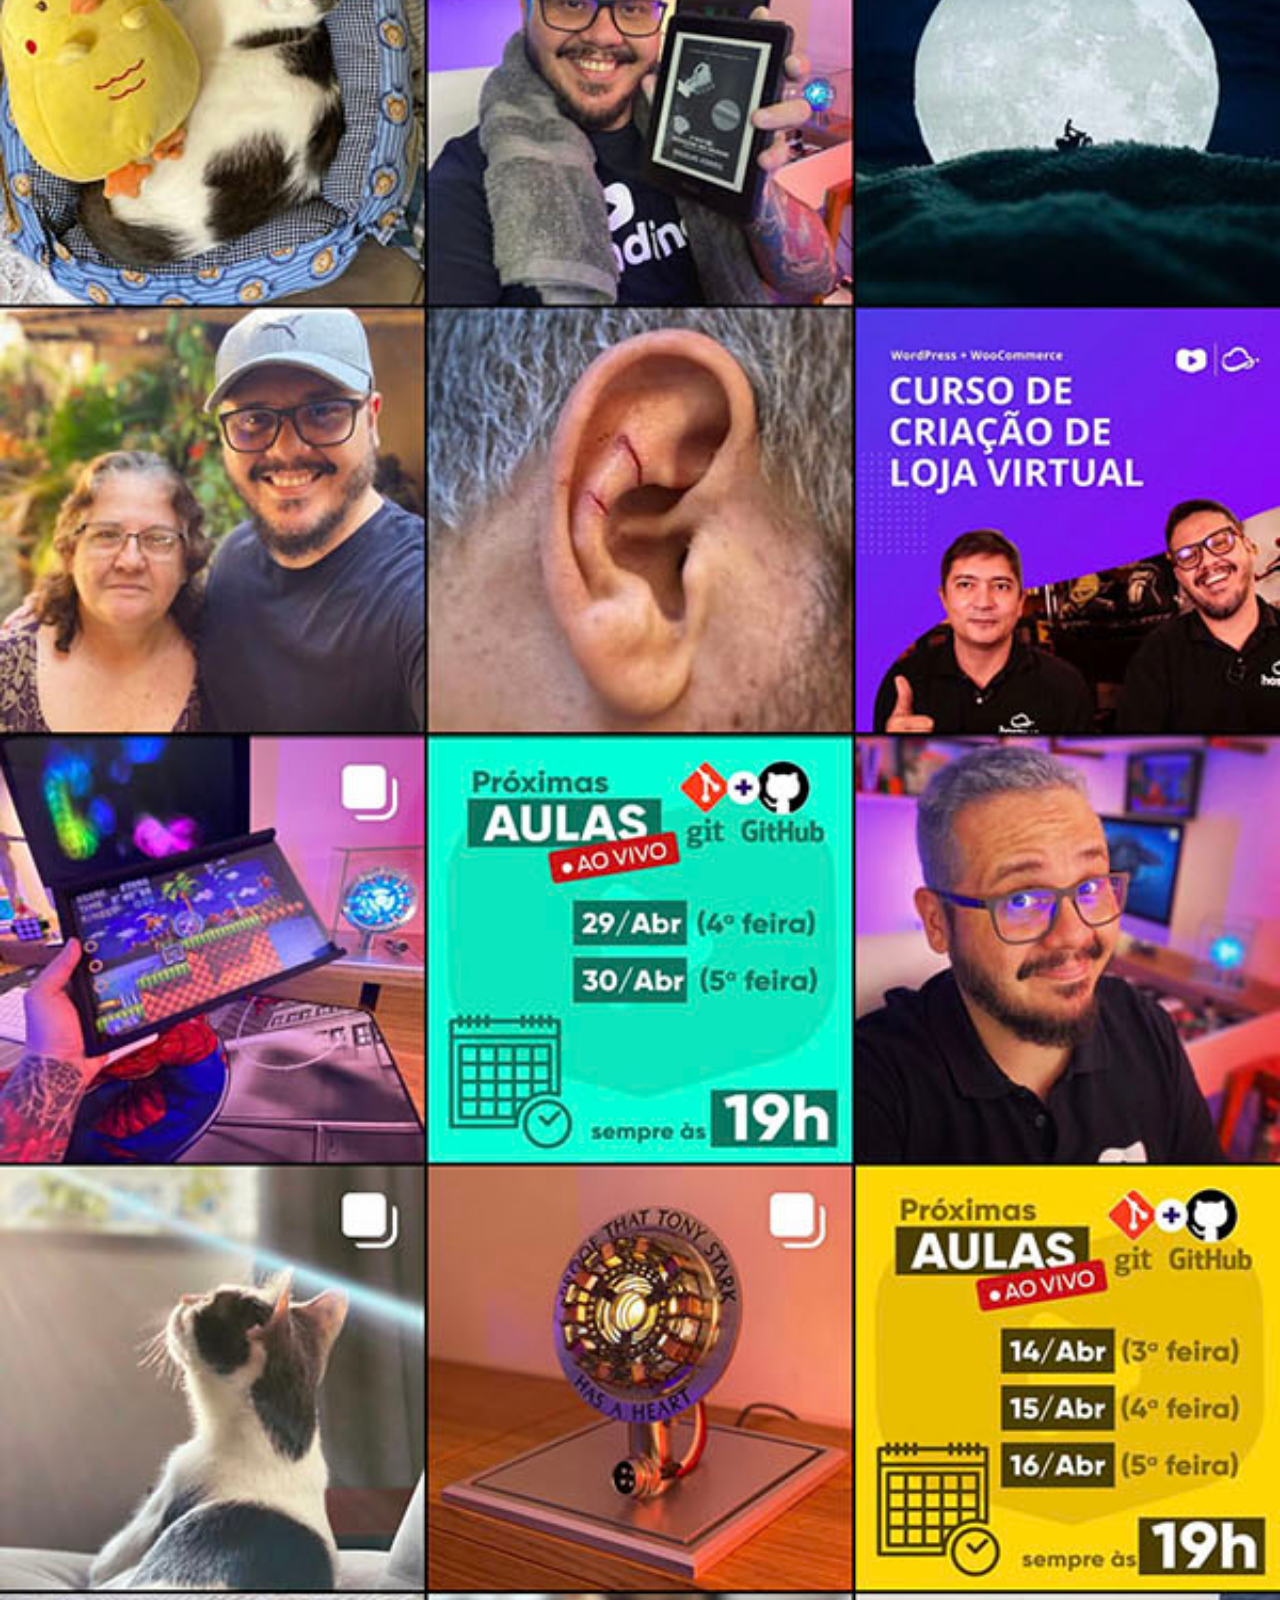
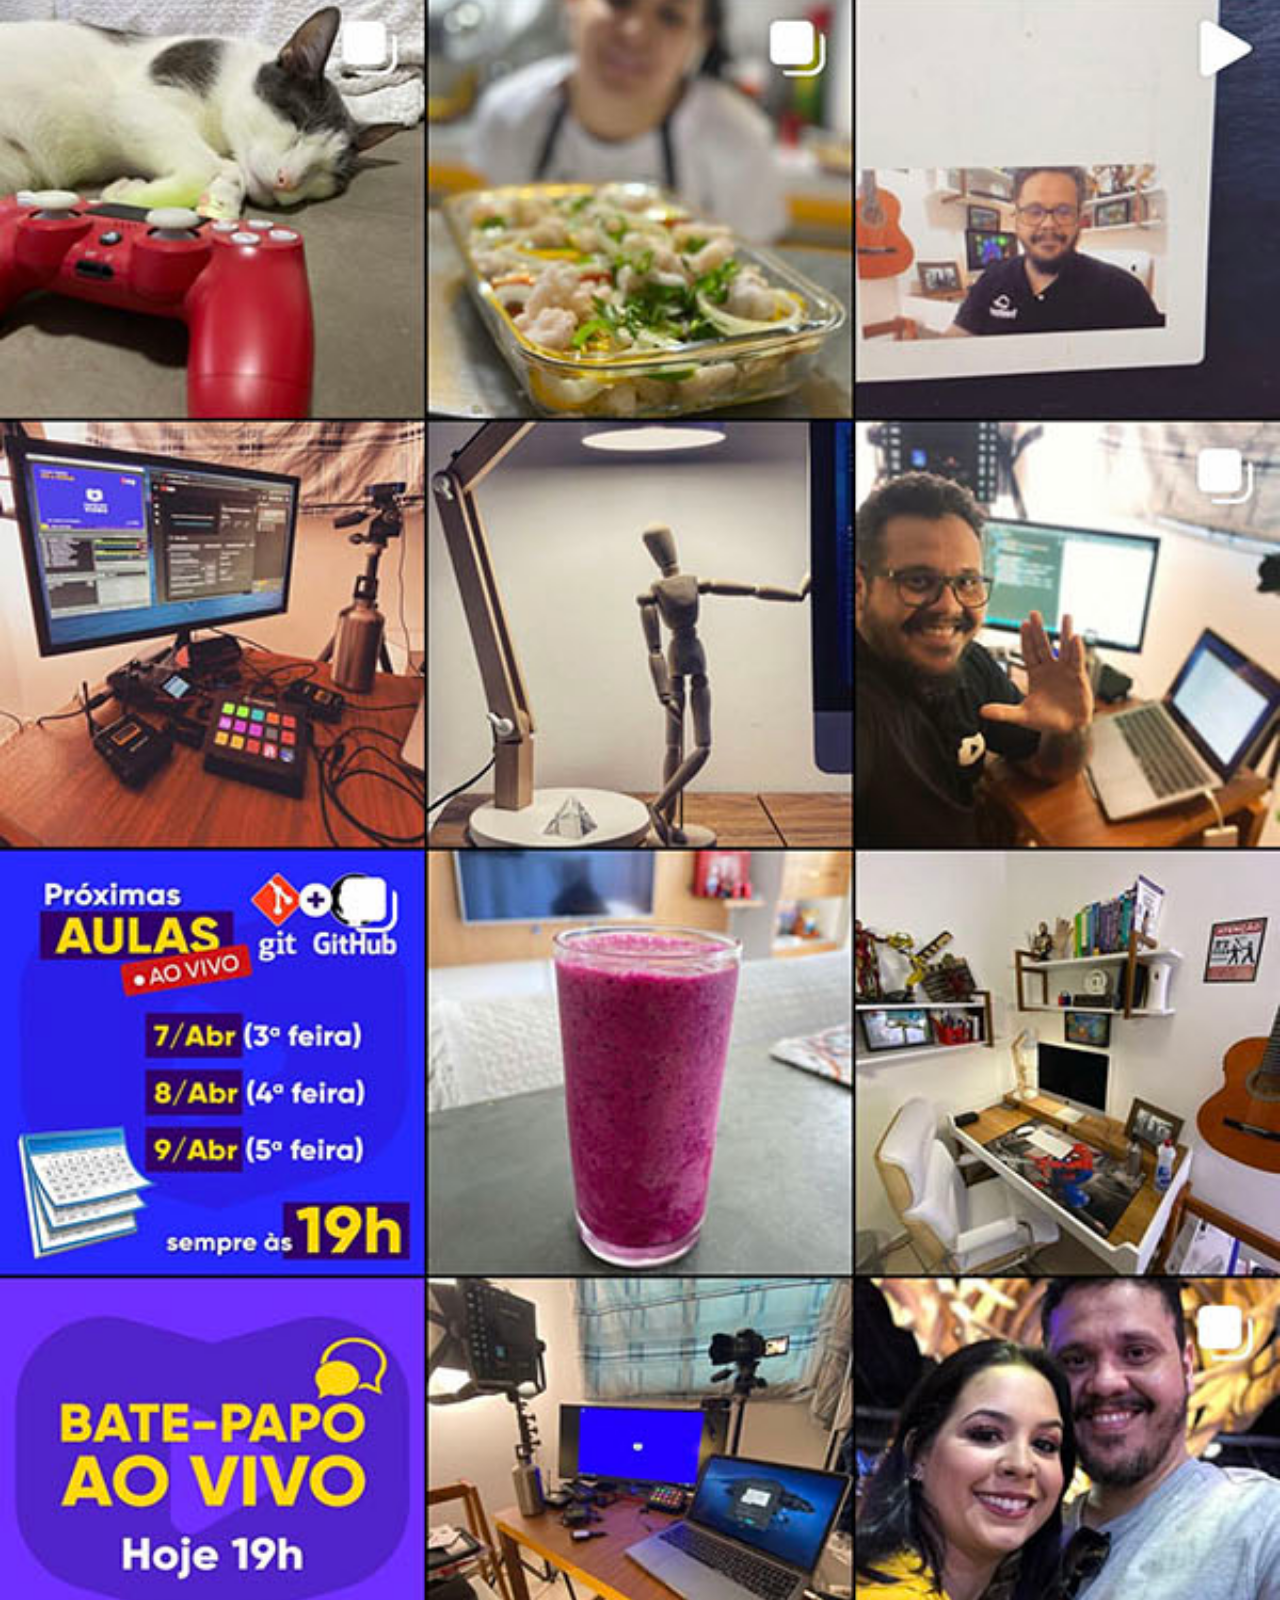
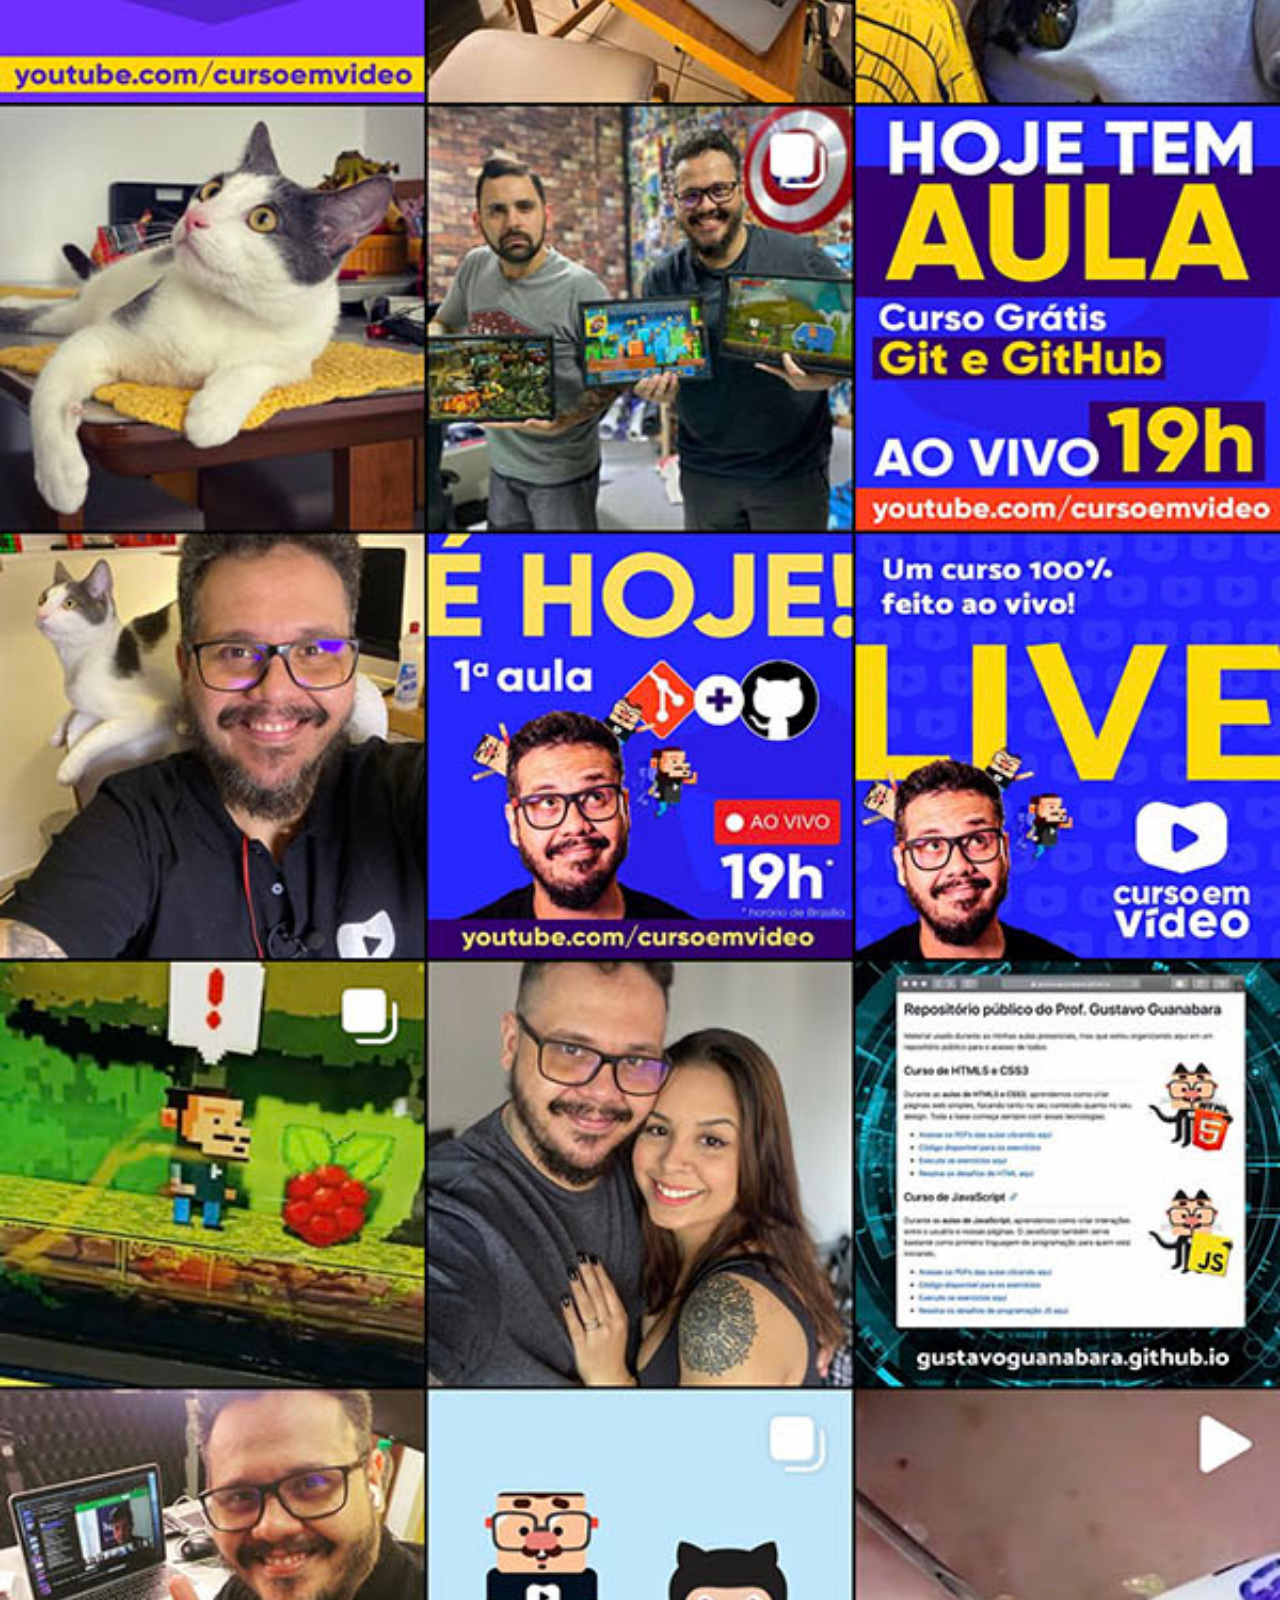
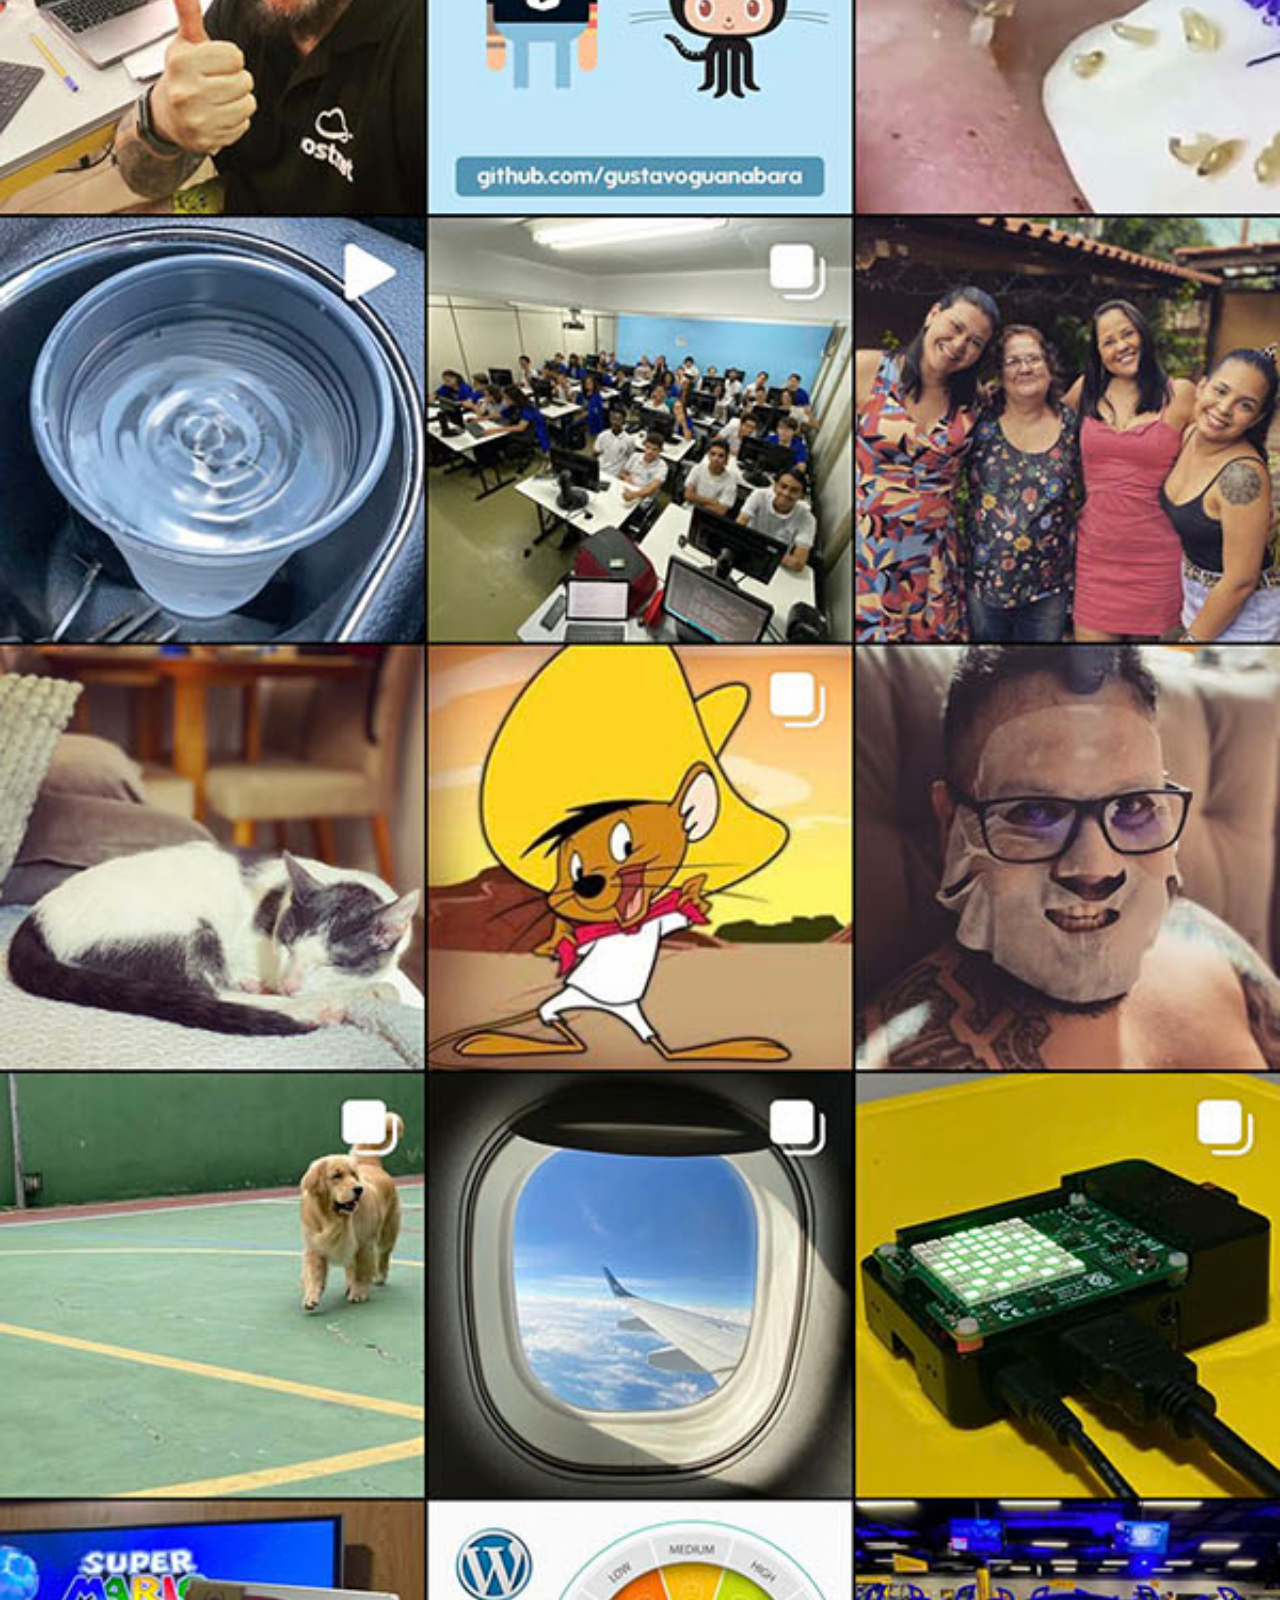
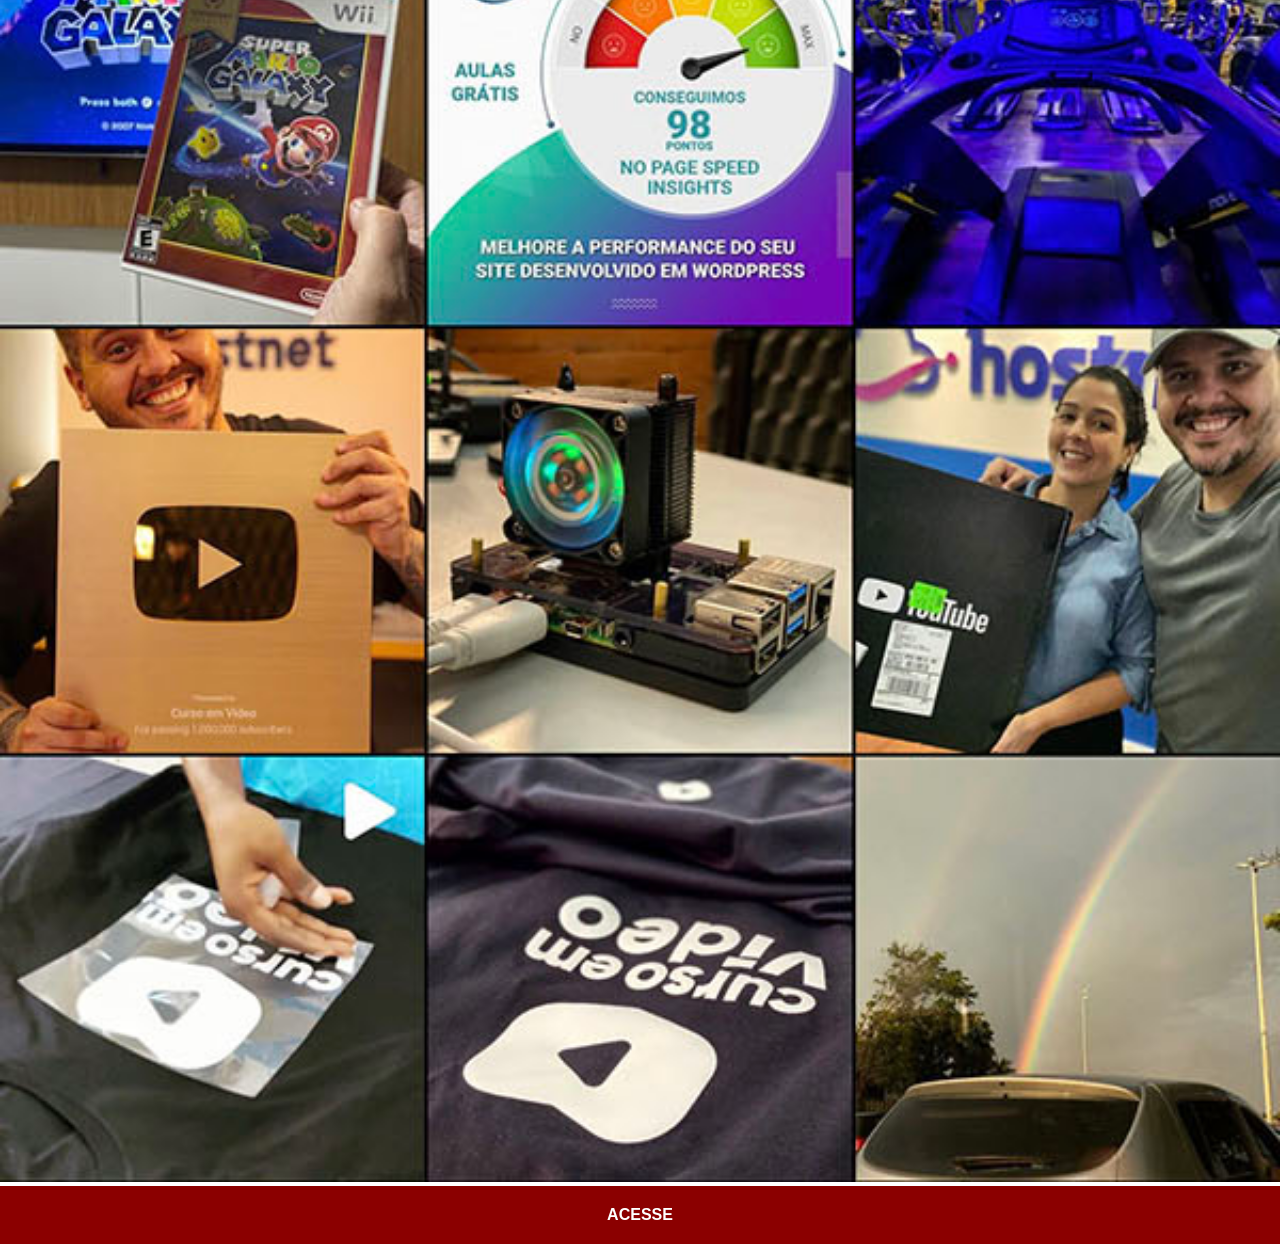
<file: instagram.html>
<!DOCTYPE html>
<html lang="pt-br">
<head>
    <meta charset="UTF-8">
    <meta name="viewport" content="width=device-width, initial-scale=1.0">
    <title>Instagram</title>
    <link rel="stylesheet" href="estilos/social.css">
</head>
<body>
    <img src="imagens/tela-instagram.jpg" alt="Instagram">
    <a href="https://www.instagram.com/gustavoguanabara/" target="_blank">ACESSE</a>
</body>
</html>
</file>
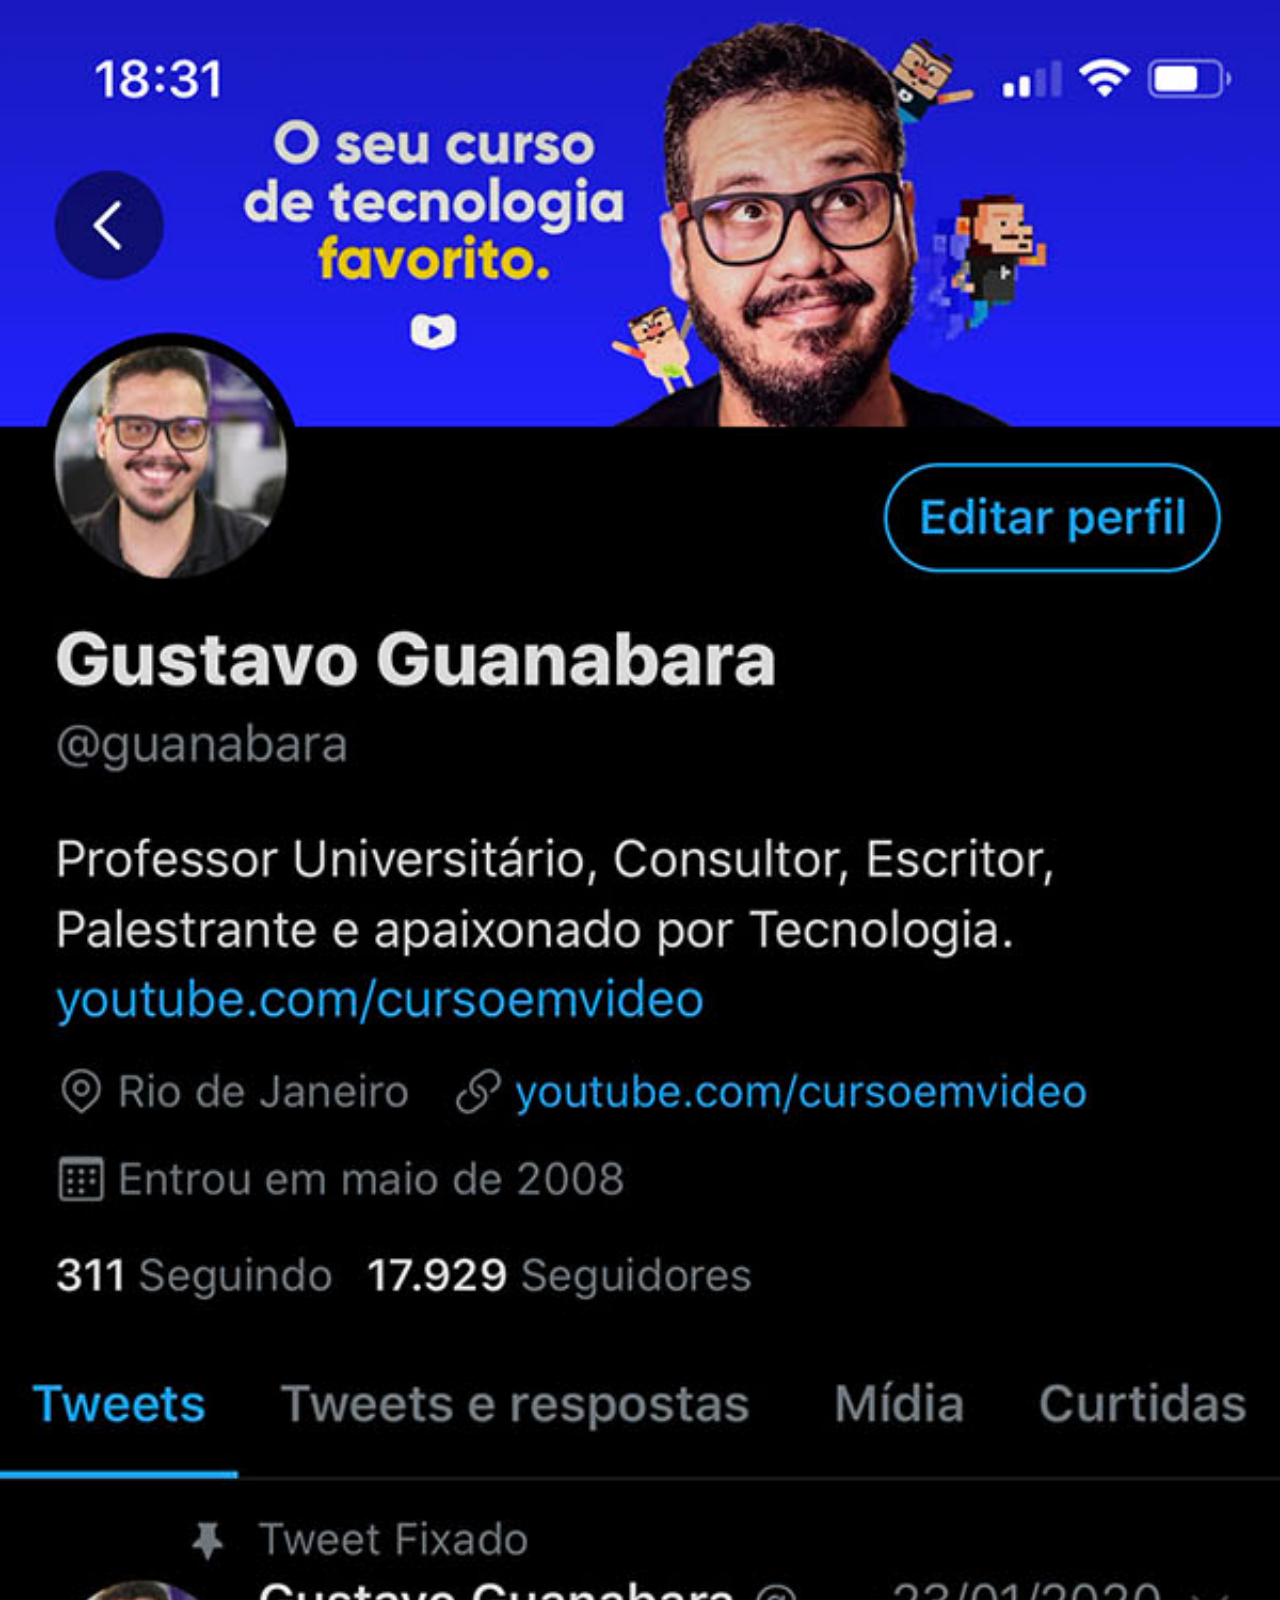
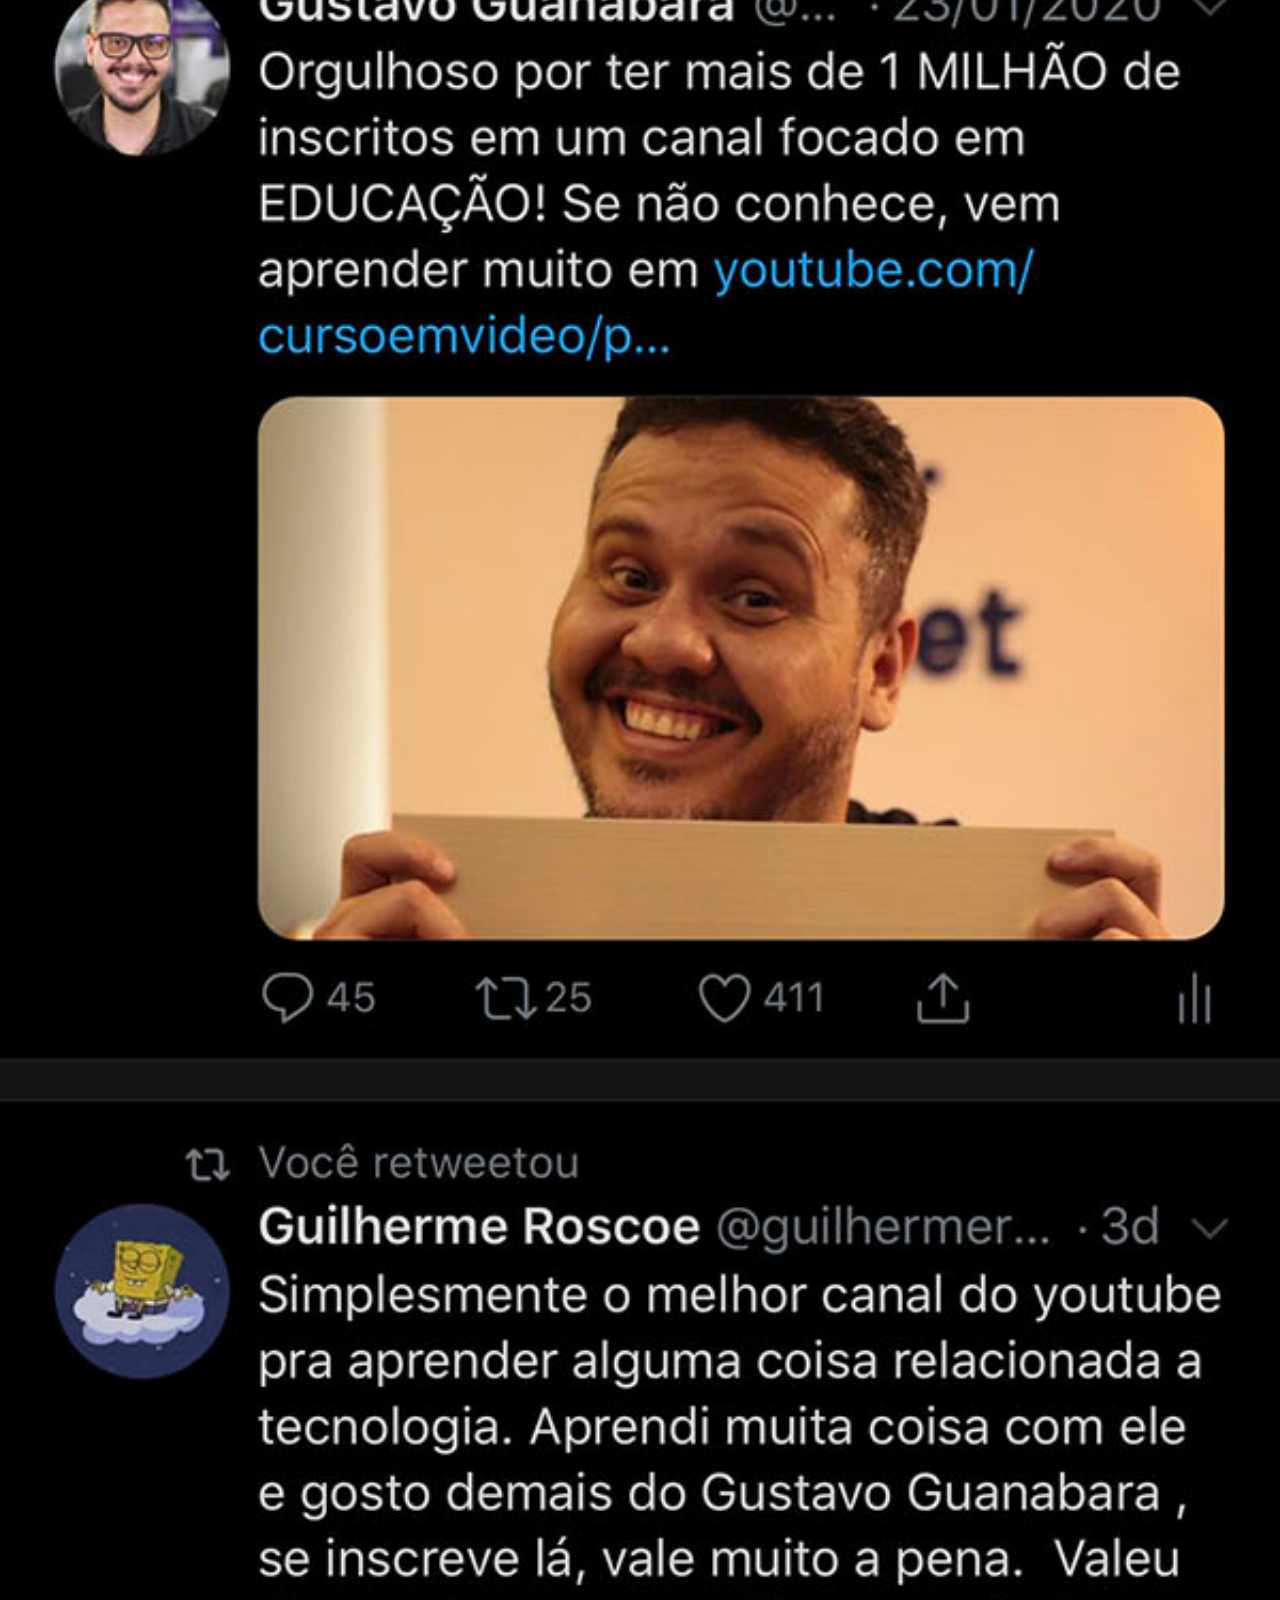
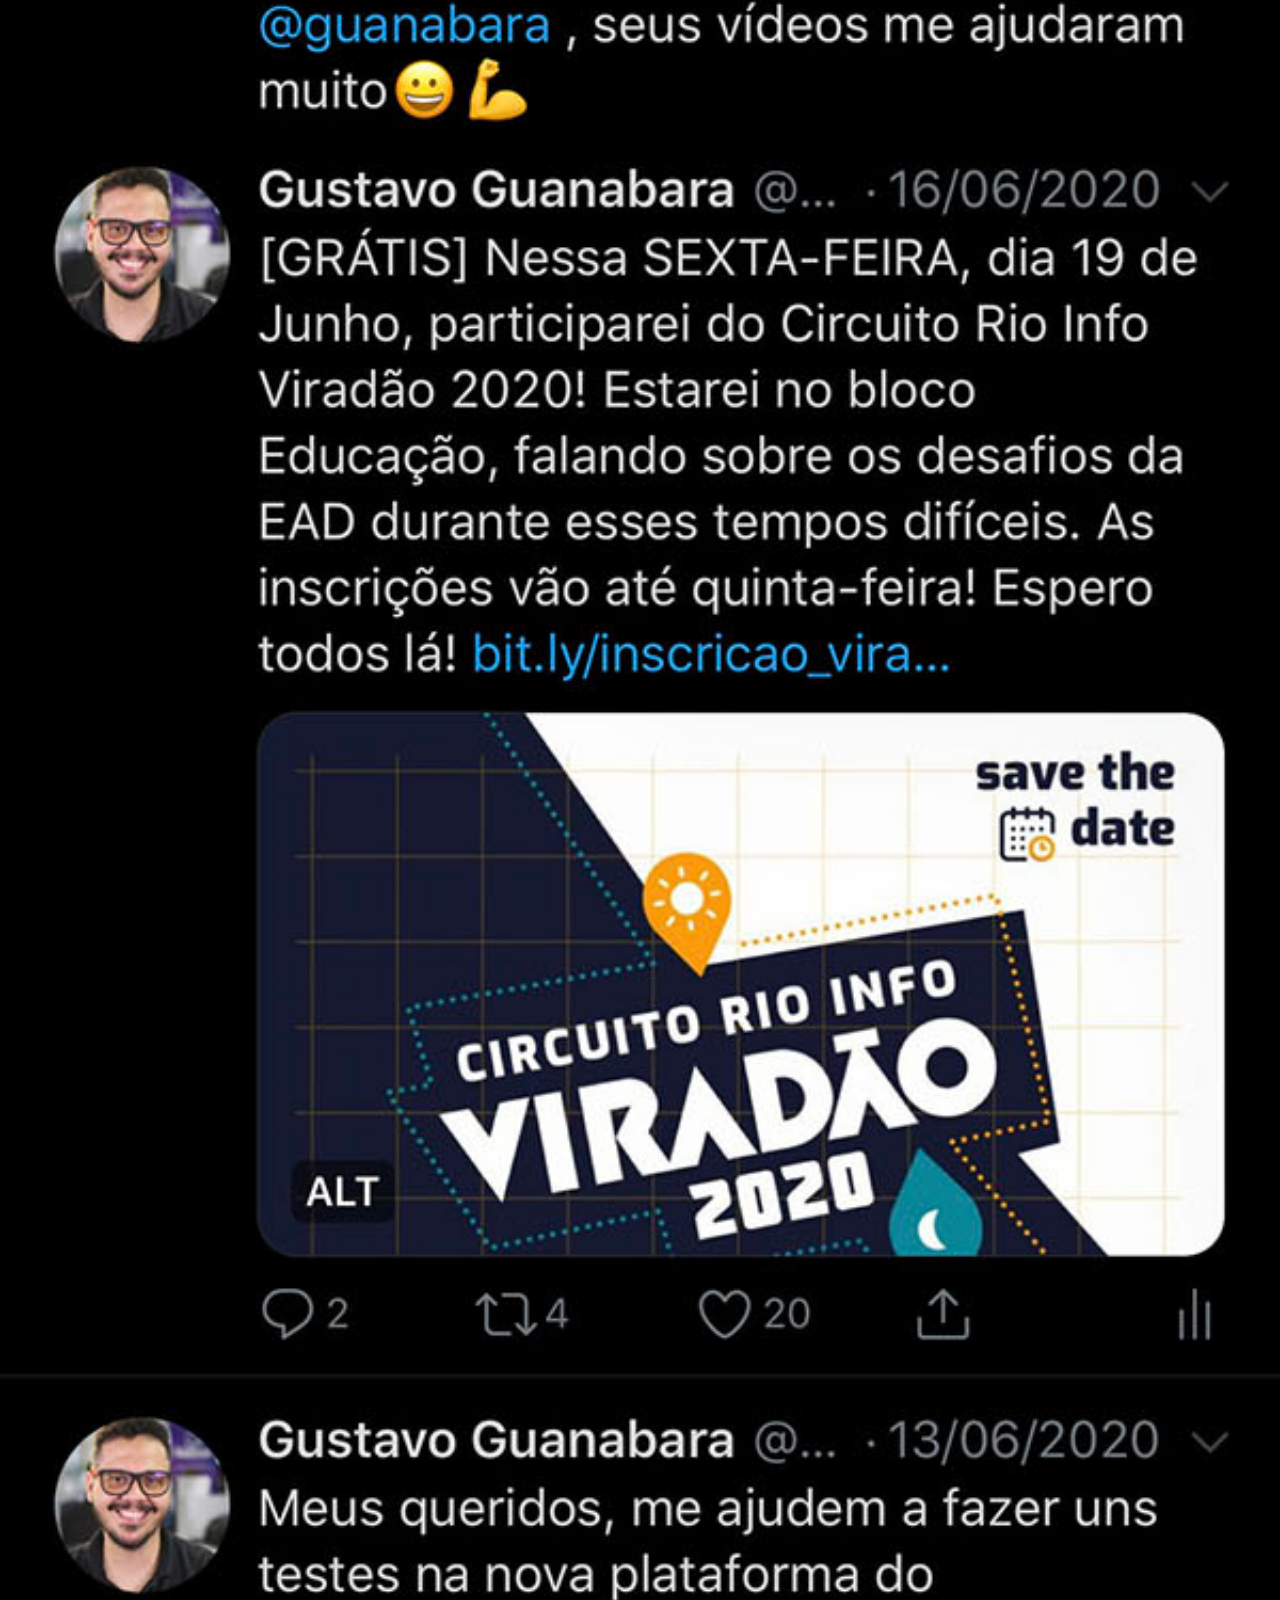
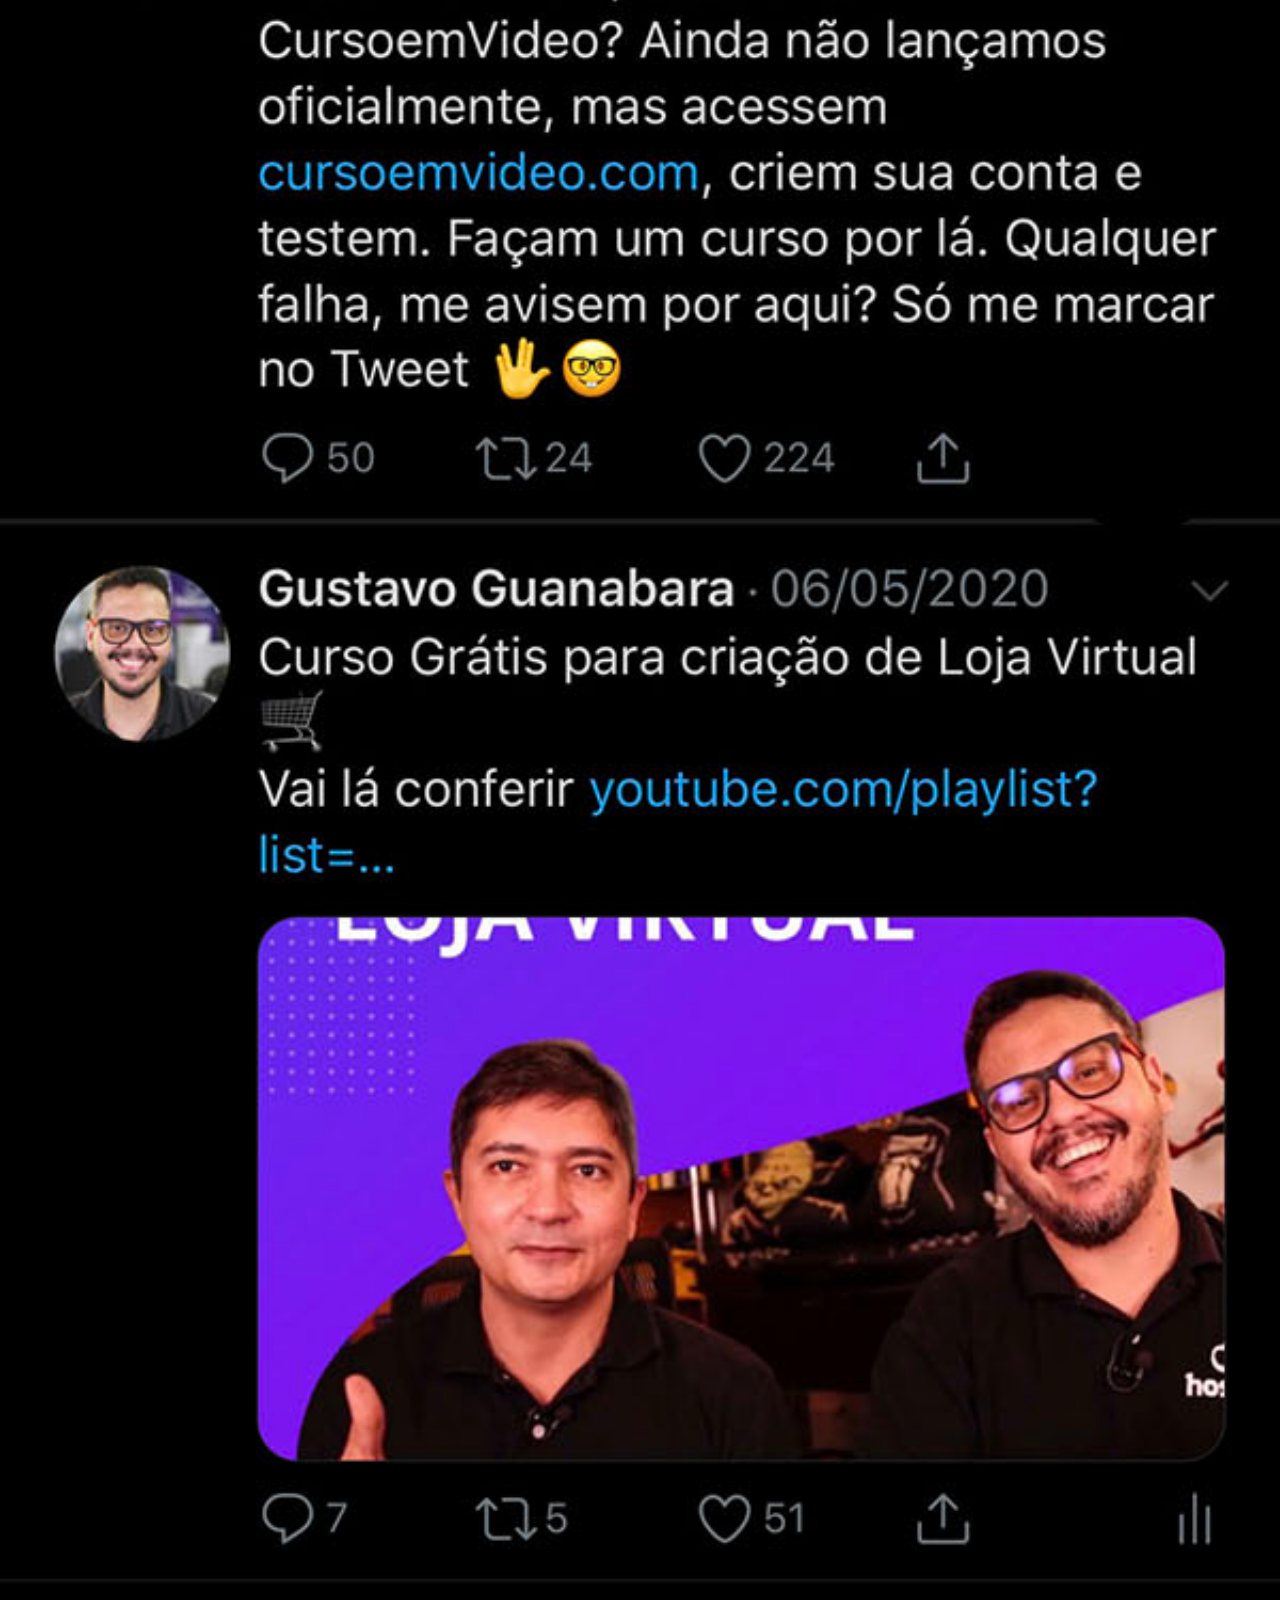
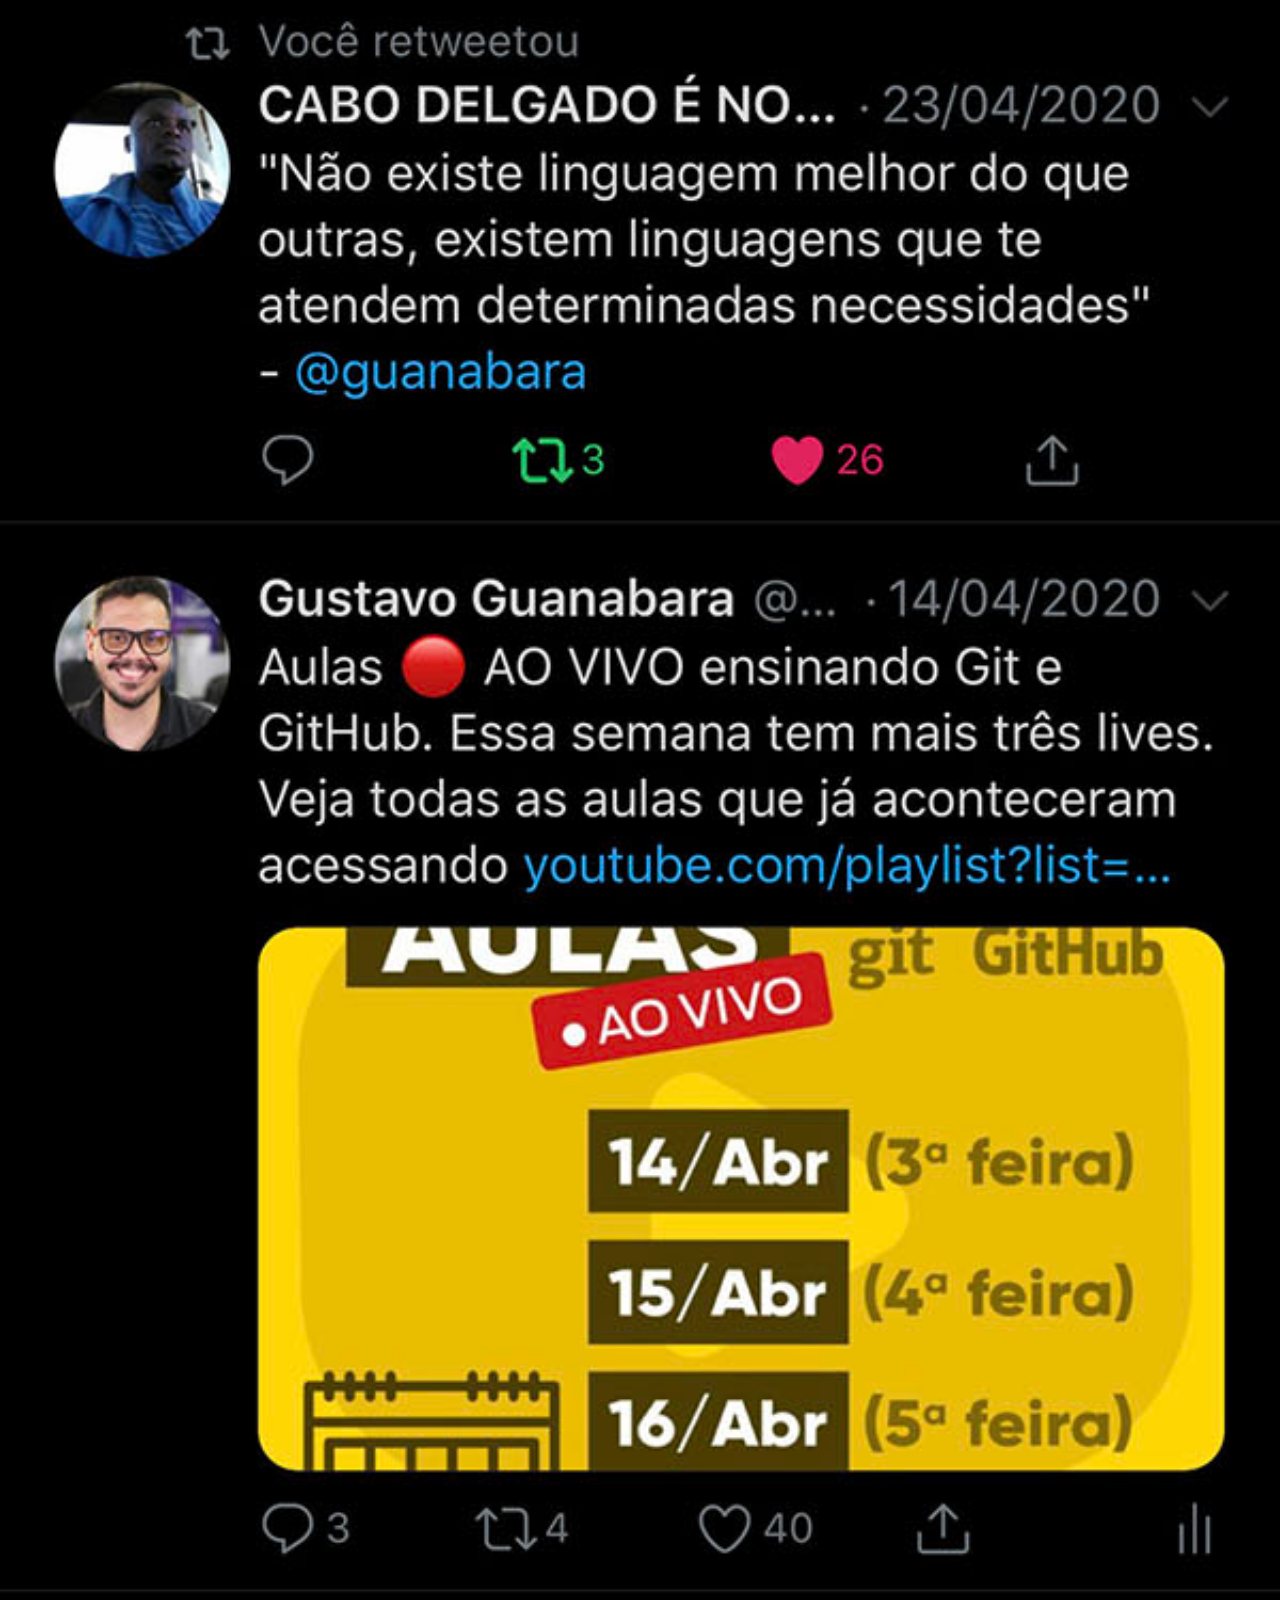
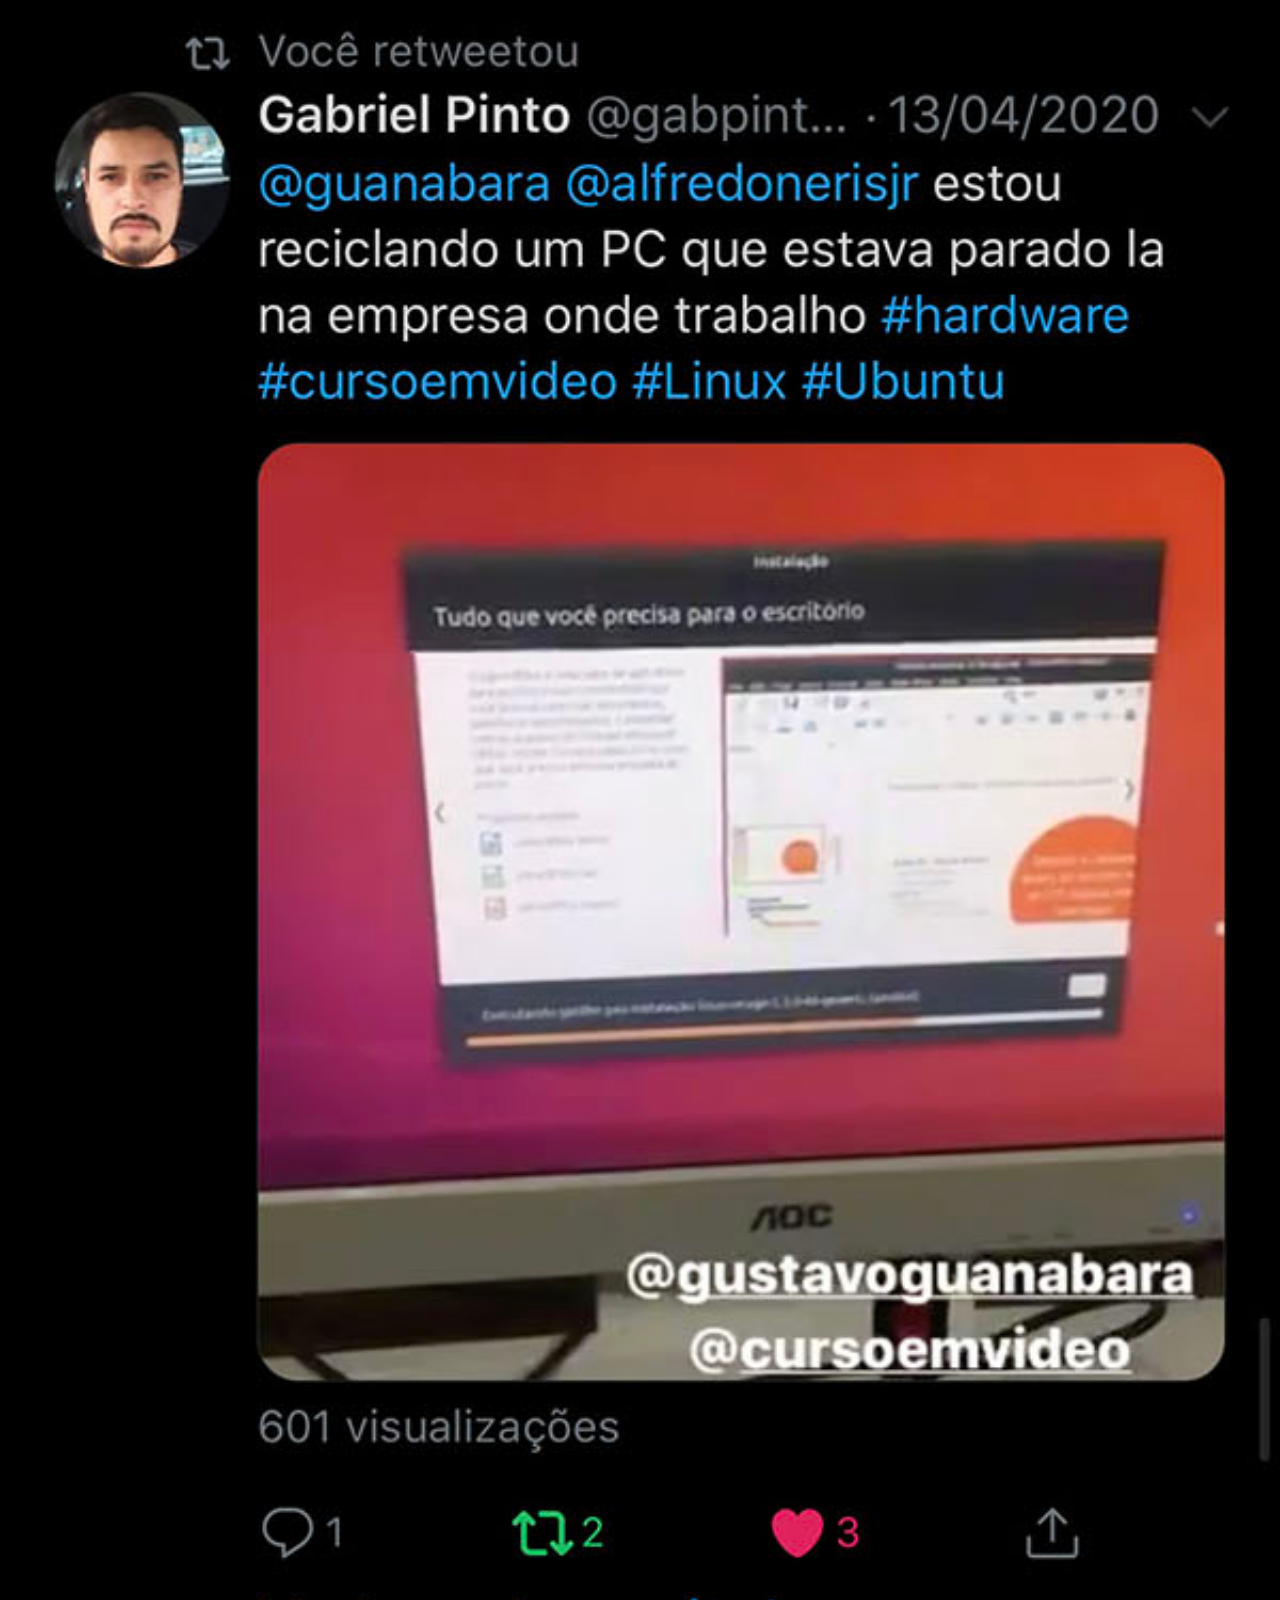
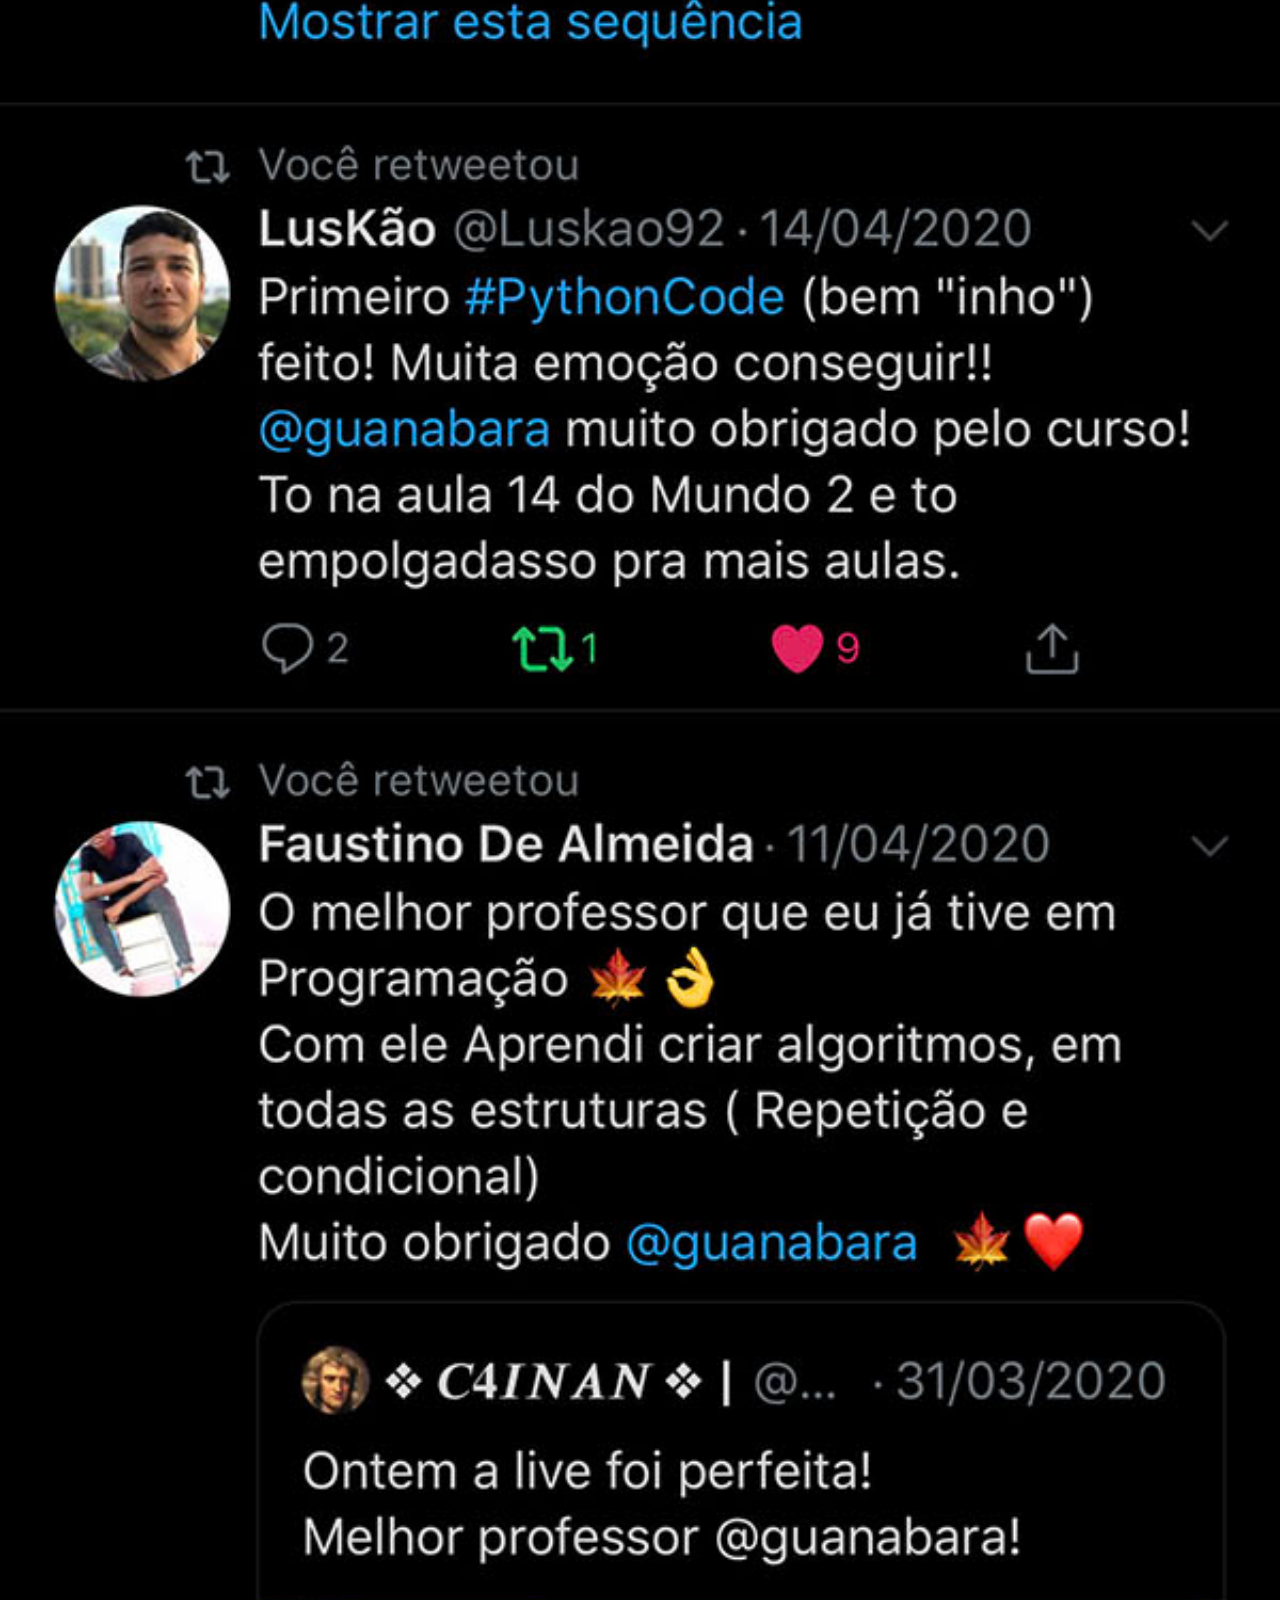
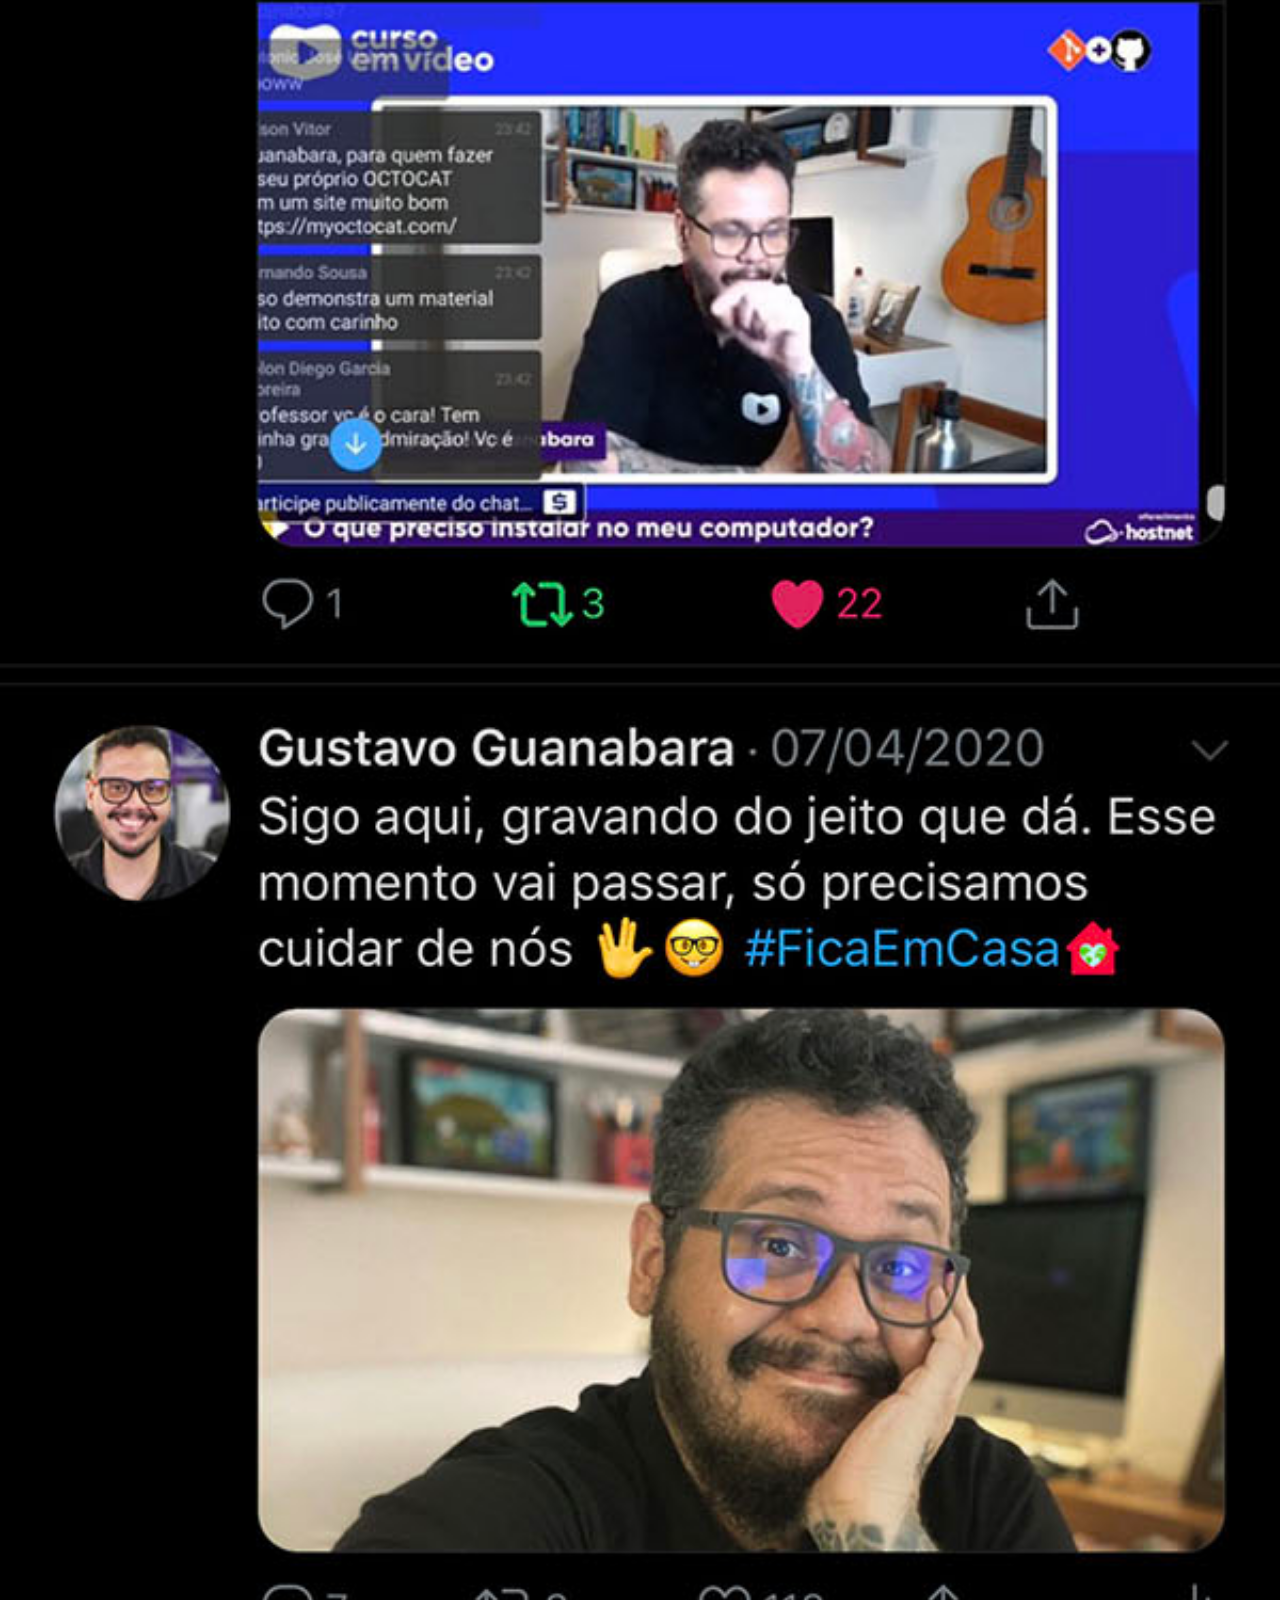
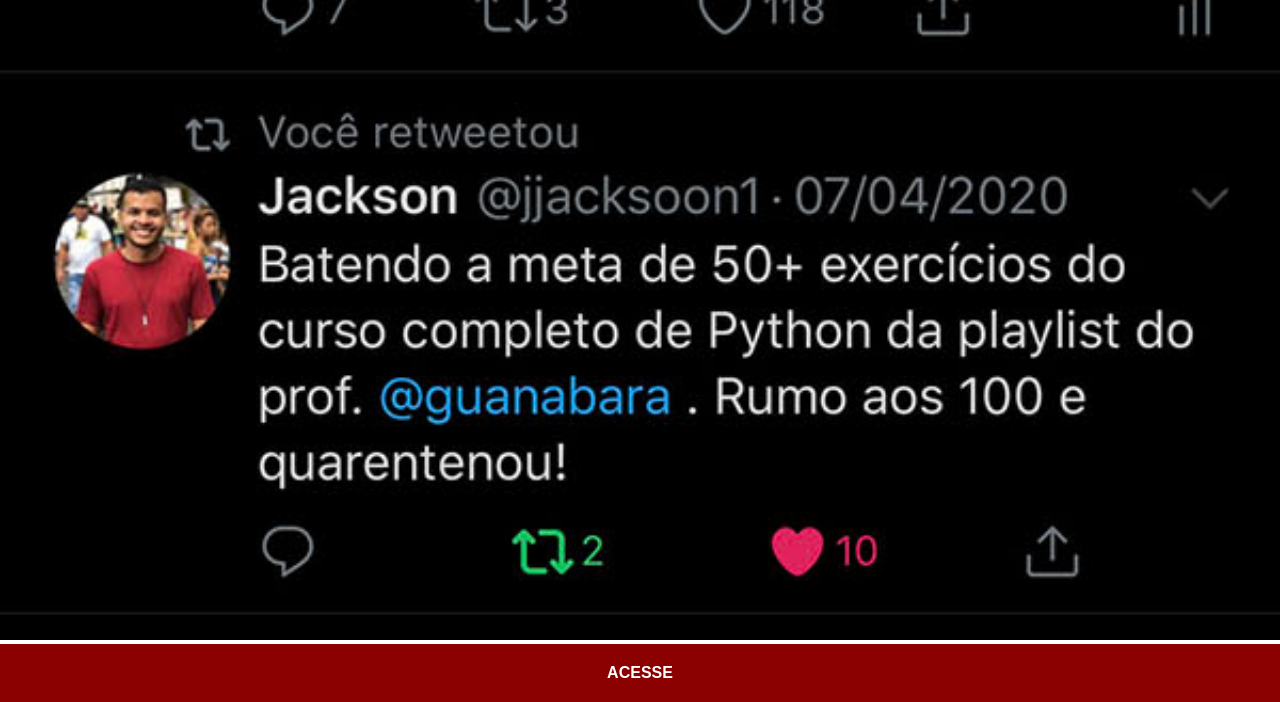
<file: twitter.html>
<!DOCTYPE html>
<html lang="pt-br">
<head>
    <meta charset="UTF-8">
    <meta name="viewport" content="width=device-width, initial-scale=1.0">
    <title>twitter</title>
    <link rel="stylesheet" href="estilos/social.css">
</head>
<body>
    <img src="imagens/tela-twitter.jpg" alt="twitter">
    <a href="https://x.com/guanabara" target="_blank">ACESSE</a>
</body>
</html>
</file>
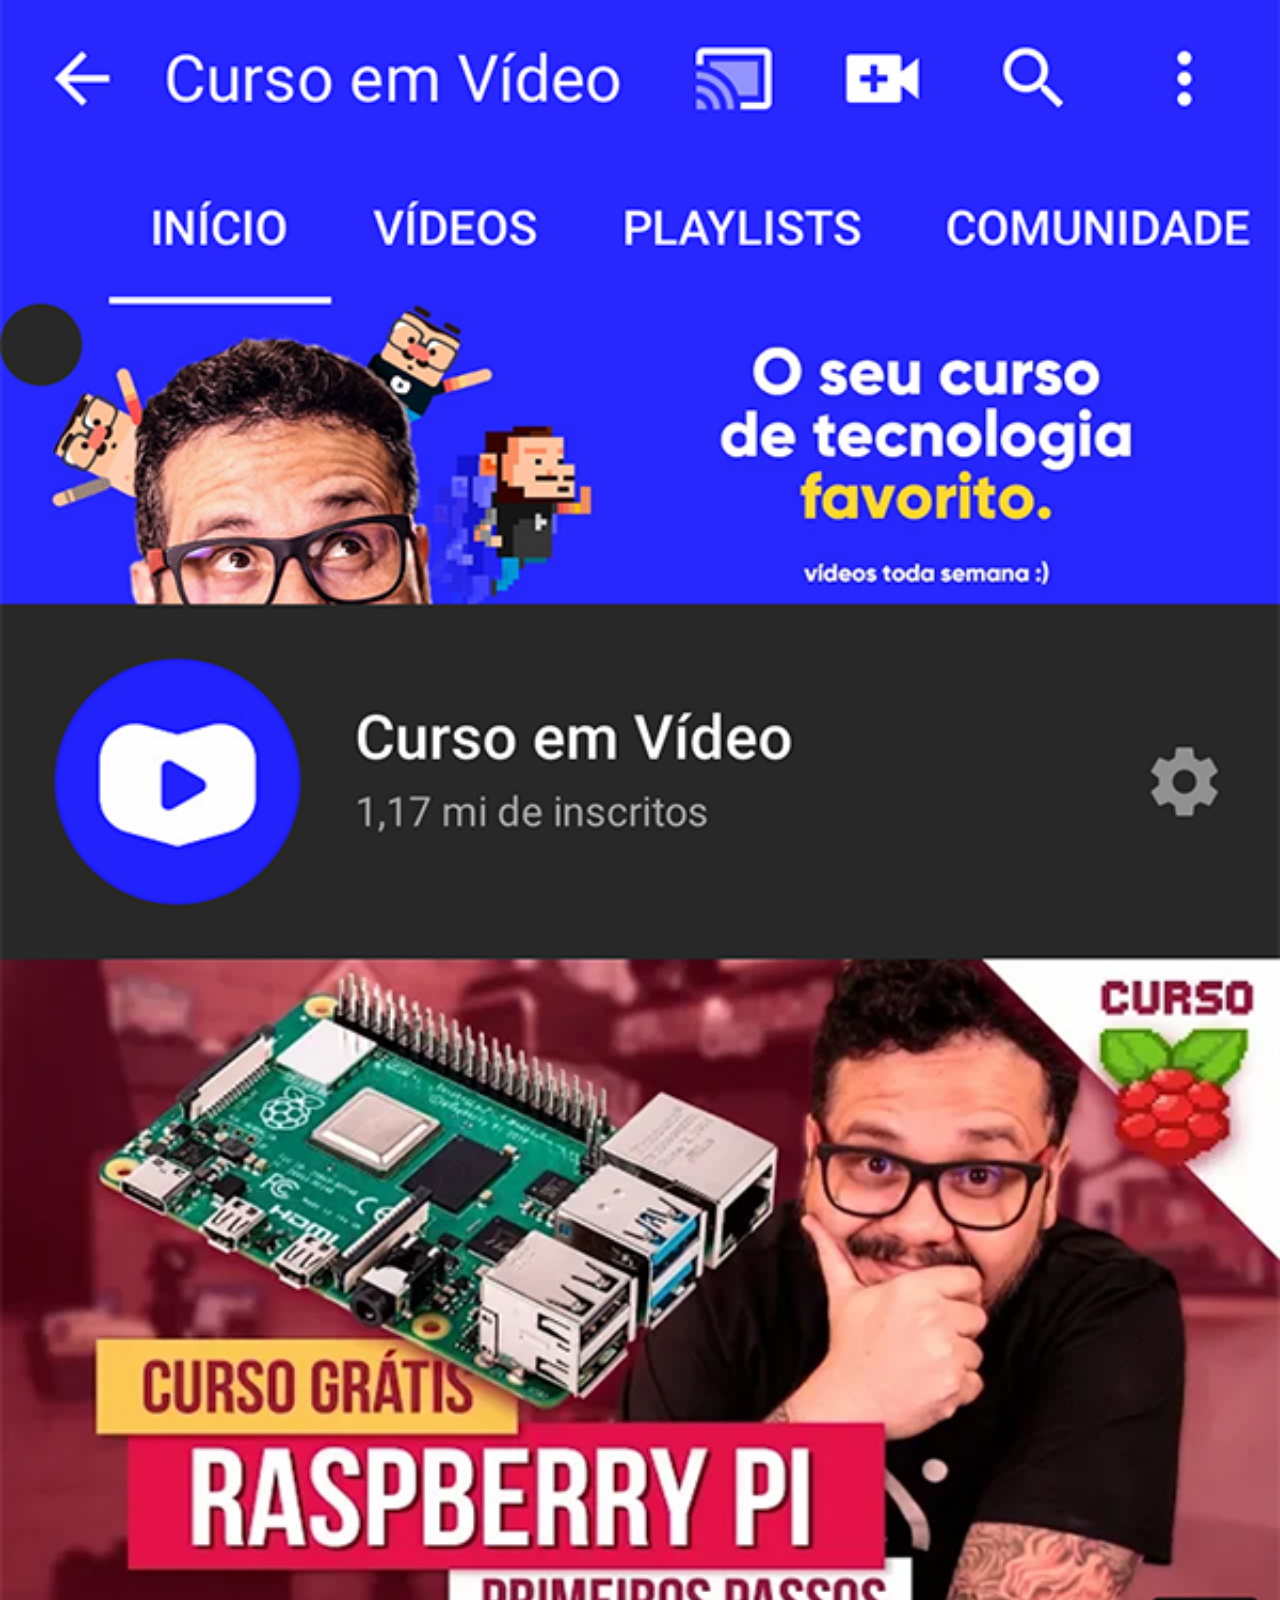
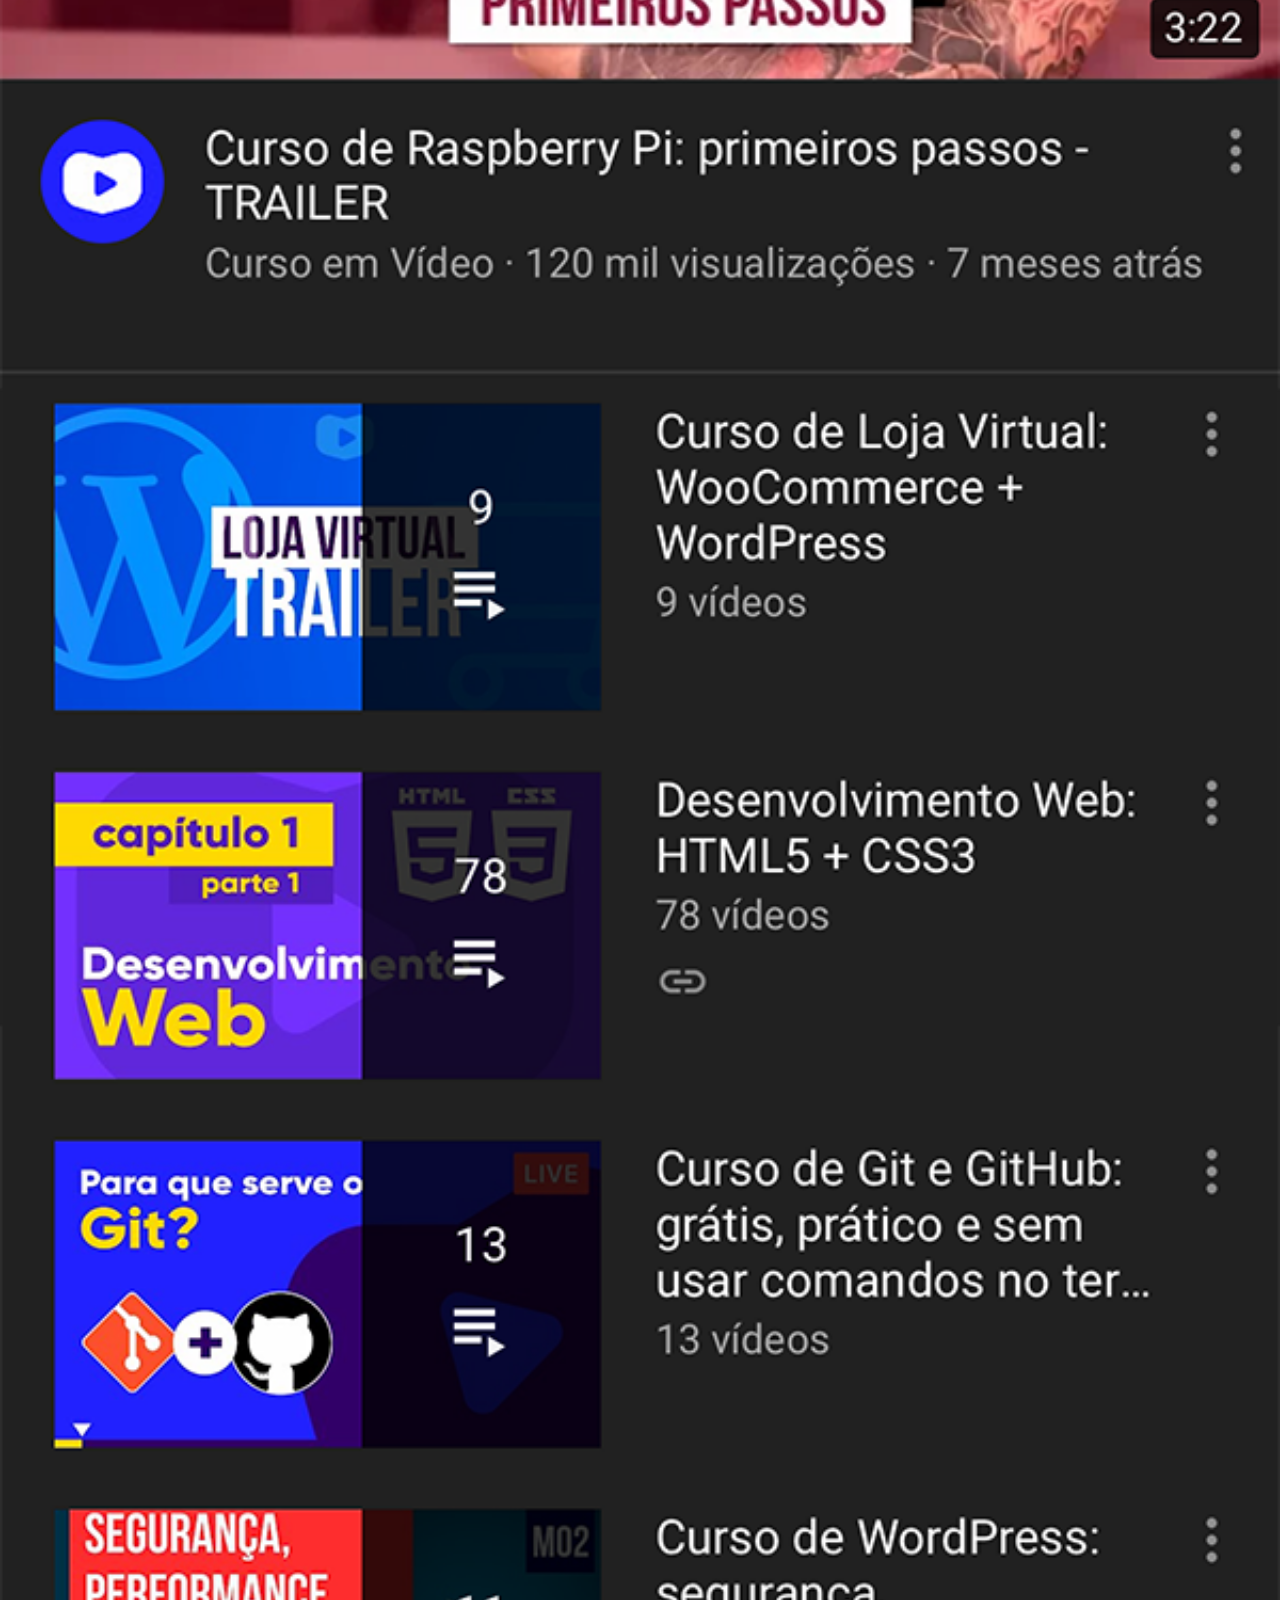
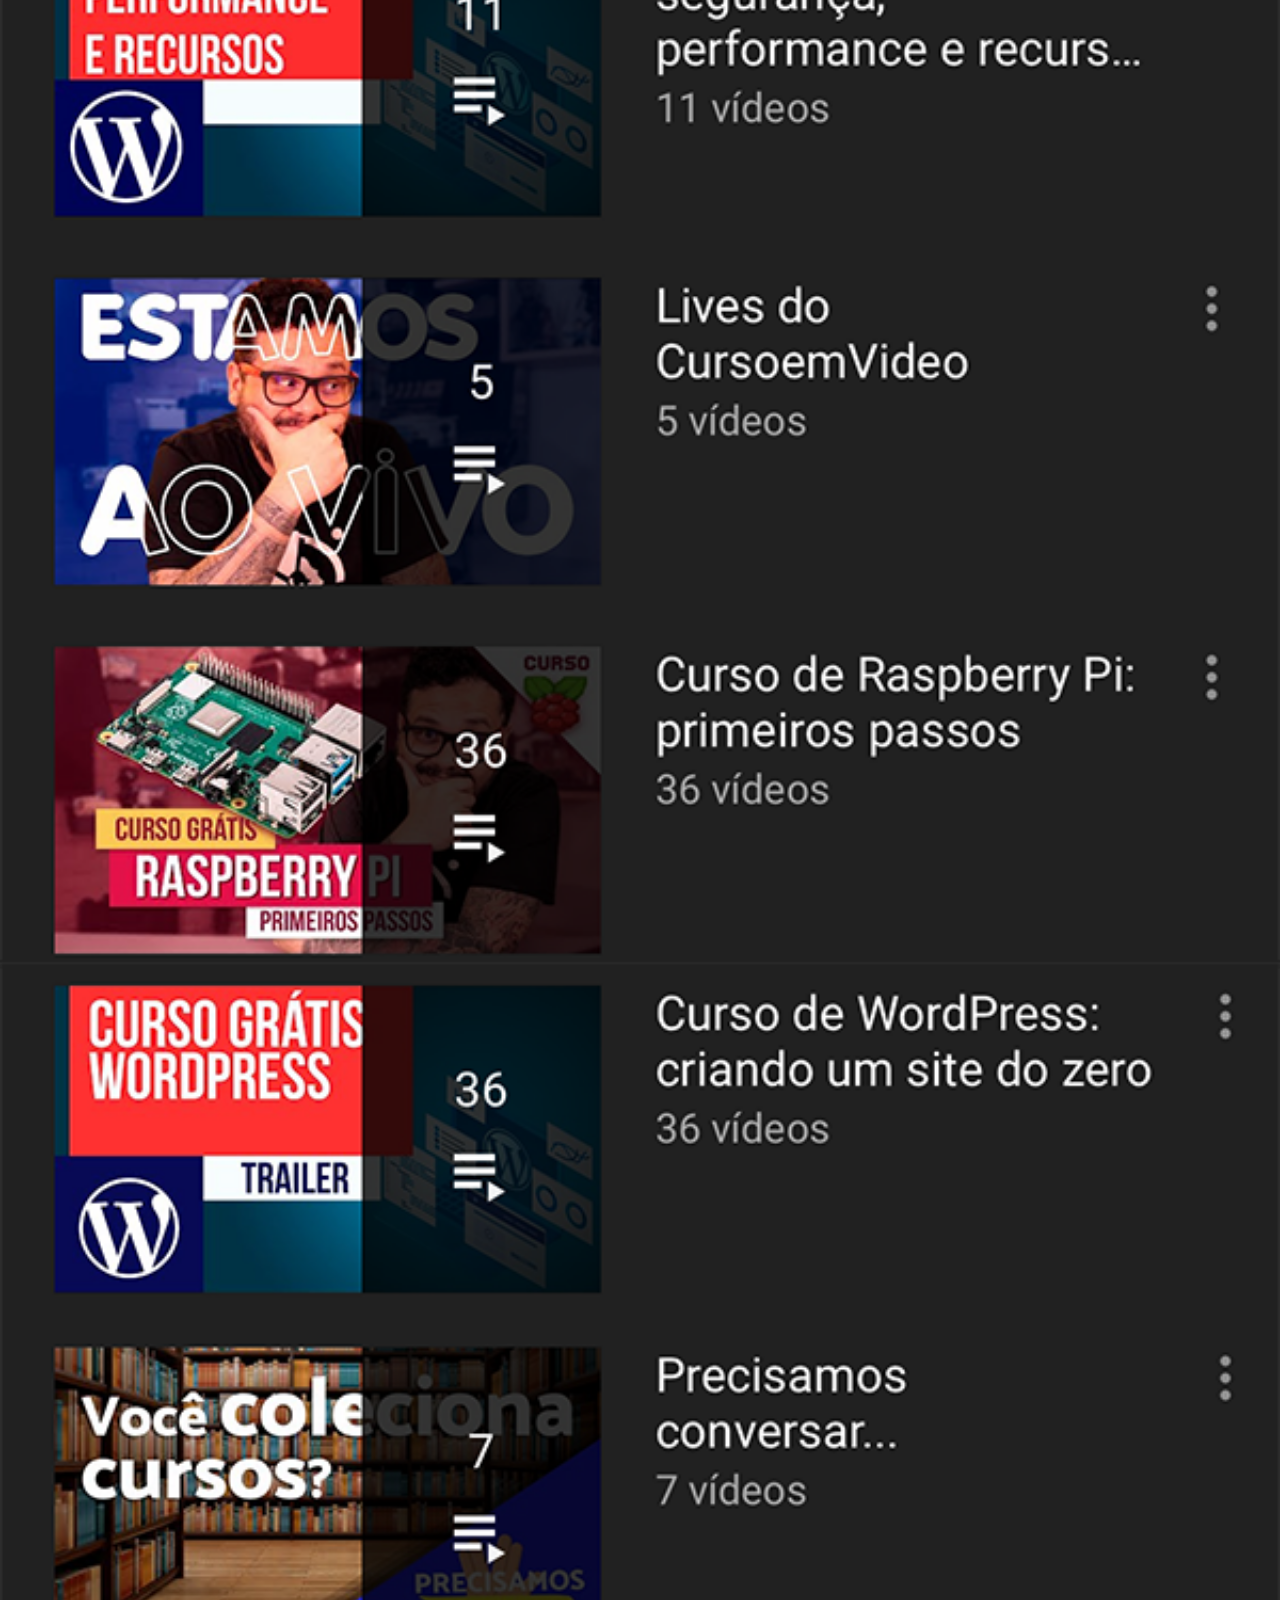
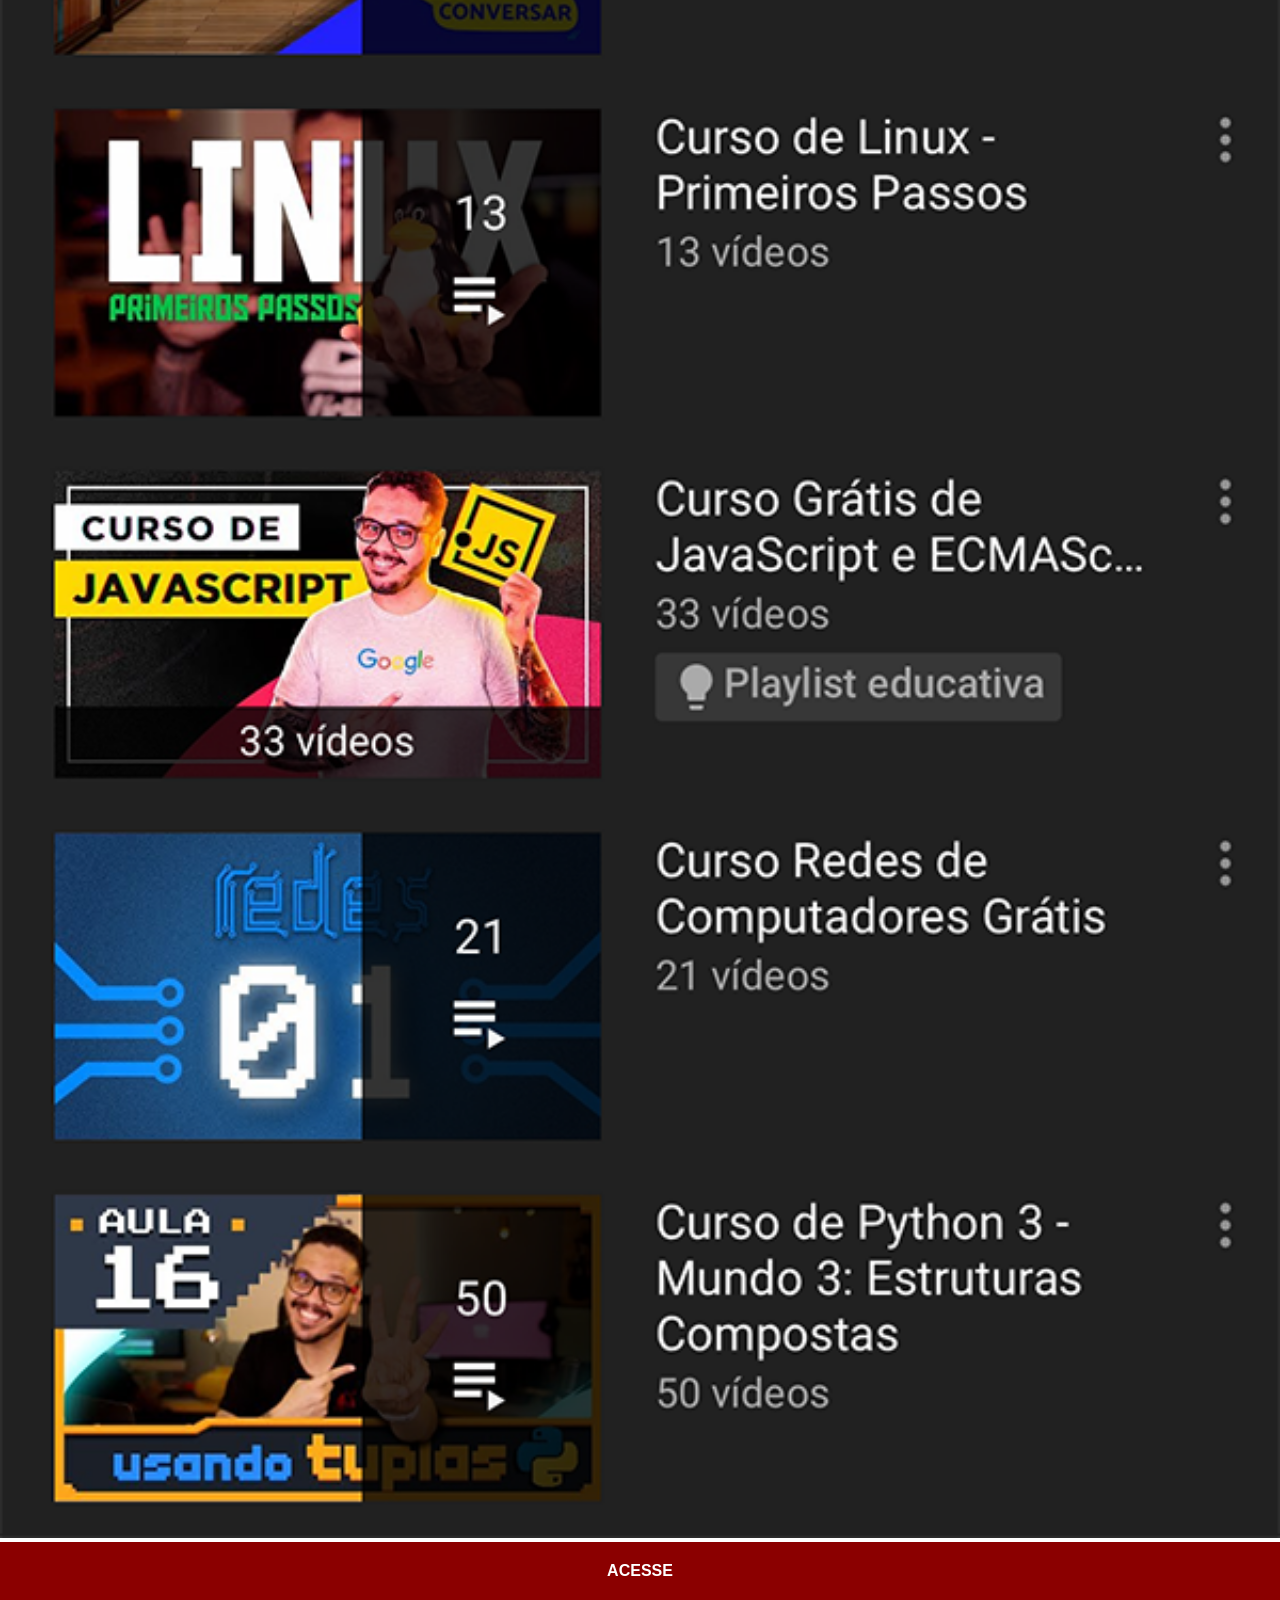
<file: youtube.html>
<!DOCTYPE html>
<html lang="pt-br">
<head>
    <meta charset="UTF-8">
    <meta name="viewport" content="width=device-width, initial-scale=1.0">
    <title>YouTube</title>
   <link rel="stylesheet" href="estilos/social.css">
</head>
<body>
    <img src="imagens/tela-youtube.png" alt="youtube">
    <a href="https://www.youtube.com/@cursoemvideo/playlists" target="_blank">ACESSE</a>
</body>
</html>
</file>
<file: estilos/style.css>
@charset "UTF-8";

*{
    padding: 0px;
    margin: 0px;
    font-family: Arial, Helvetica, sans-serif;
}

html, body{
    height: 100vh;
    width: 98vw;
}

body{
    background: url("../imagens/fundo-madeira.jpg") no-repeat top center;
    background-size: cover;
    background-attachment: fixed;
}

main{
    height: 100vh;
    position: relative;
}

section#telefone{
    position: absolute;
    top: 50%;
    left: 50%;
    transform:translate(-50%, -50%);

    height: 627px;
    width: 311px;
    background: url("../imagens/frame-iphone.png") no-repeat;
}

iframe#tela{
    position: relative;
    left: 22px;
    top: 80px;
    width: 267px;
    height: 471px;
}

section#redes-sociais{
    text-align: right;
}

section#redes-sociais img{
    width: 50px;
    margin: 10px;
    border-radius: 50px;
    box-shadow: 2px 2px 5px rgba(0, 0, 0, 0.400);
    box-sizing: border-box;
}

section#redes-sociais img:hover{
    border: 1px solid rgba(255, 255, 255, 0.61);
    transform: translate(-3px, -3px);
    box-shadow: 5px 5px 10px rgba(0, 0, 0, 0.63);
    transition: transform .3s, border 1s;
}
</file>
<file: estilos/social.css>
@charset "UTF-8";

 *{
            padding: 0px;
            margin: 0px;
            font-family: Arial, Helvetica, sans-serif;
        }

        ::-webkit-scrollbar{
            width: 0px;
            height: 0px;

        }

        img{
            width: 100vw;
        }

        a{
            display: block;
            background-color: darkred;
            color: white;
            padding: 20px;
            text-align: center;
            font-weight: bold;
            text-decoration: none;
        }
        
        a:hover {
            background-color: red;
        }
</file>
